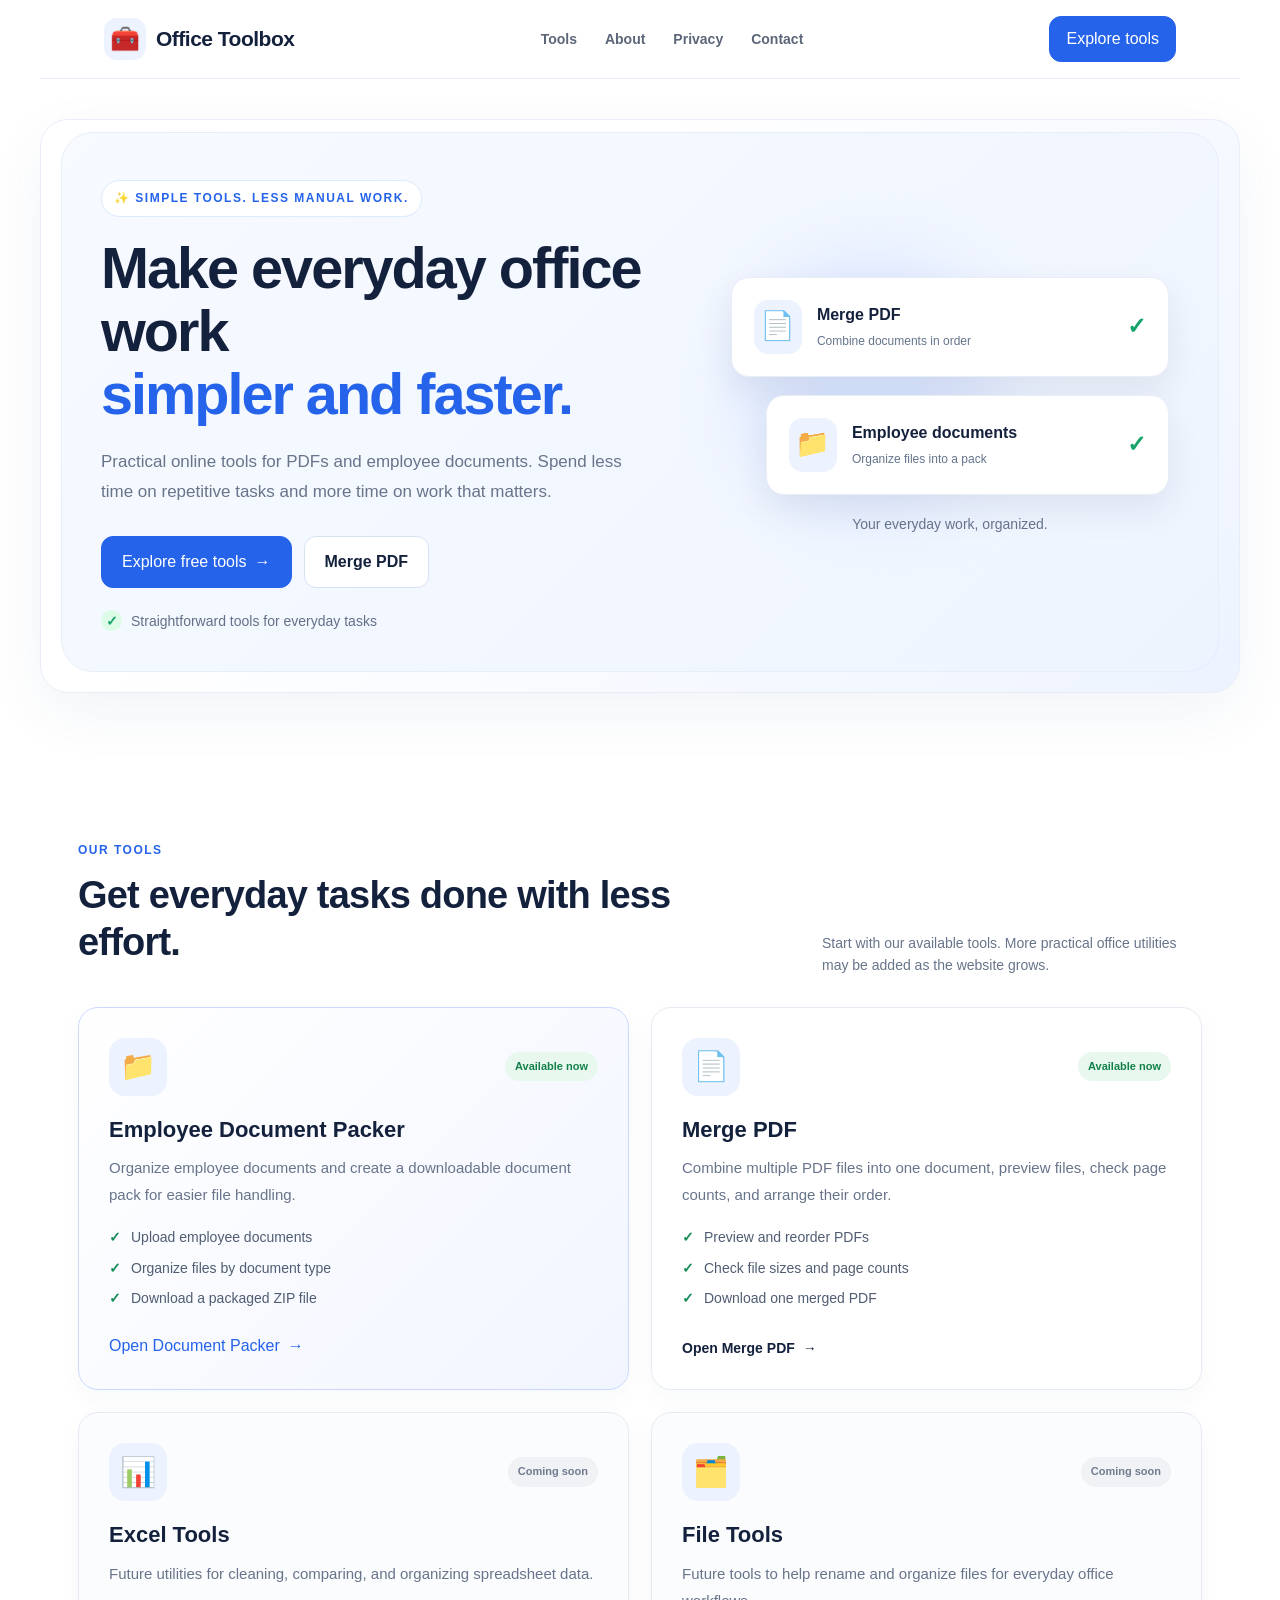
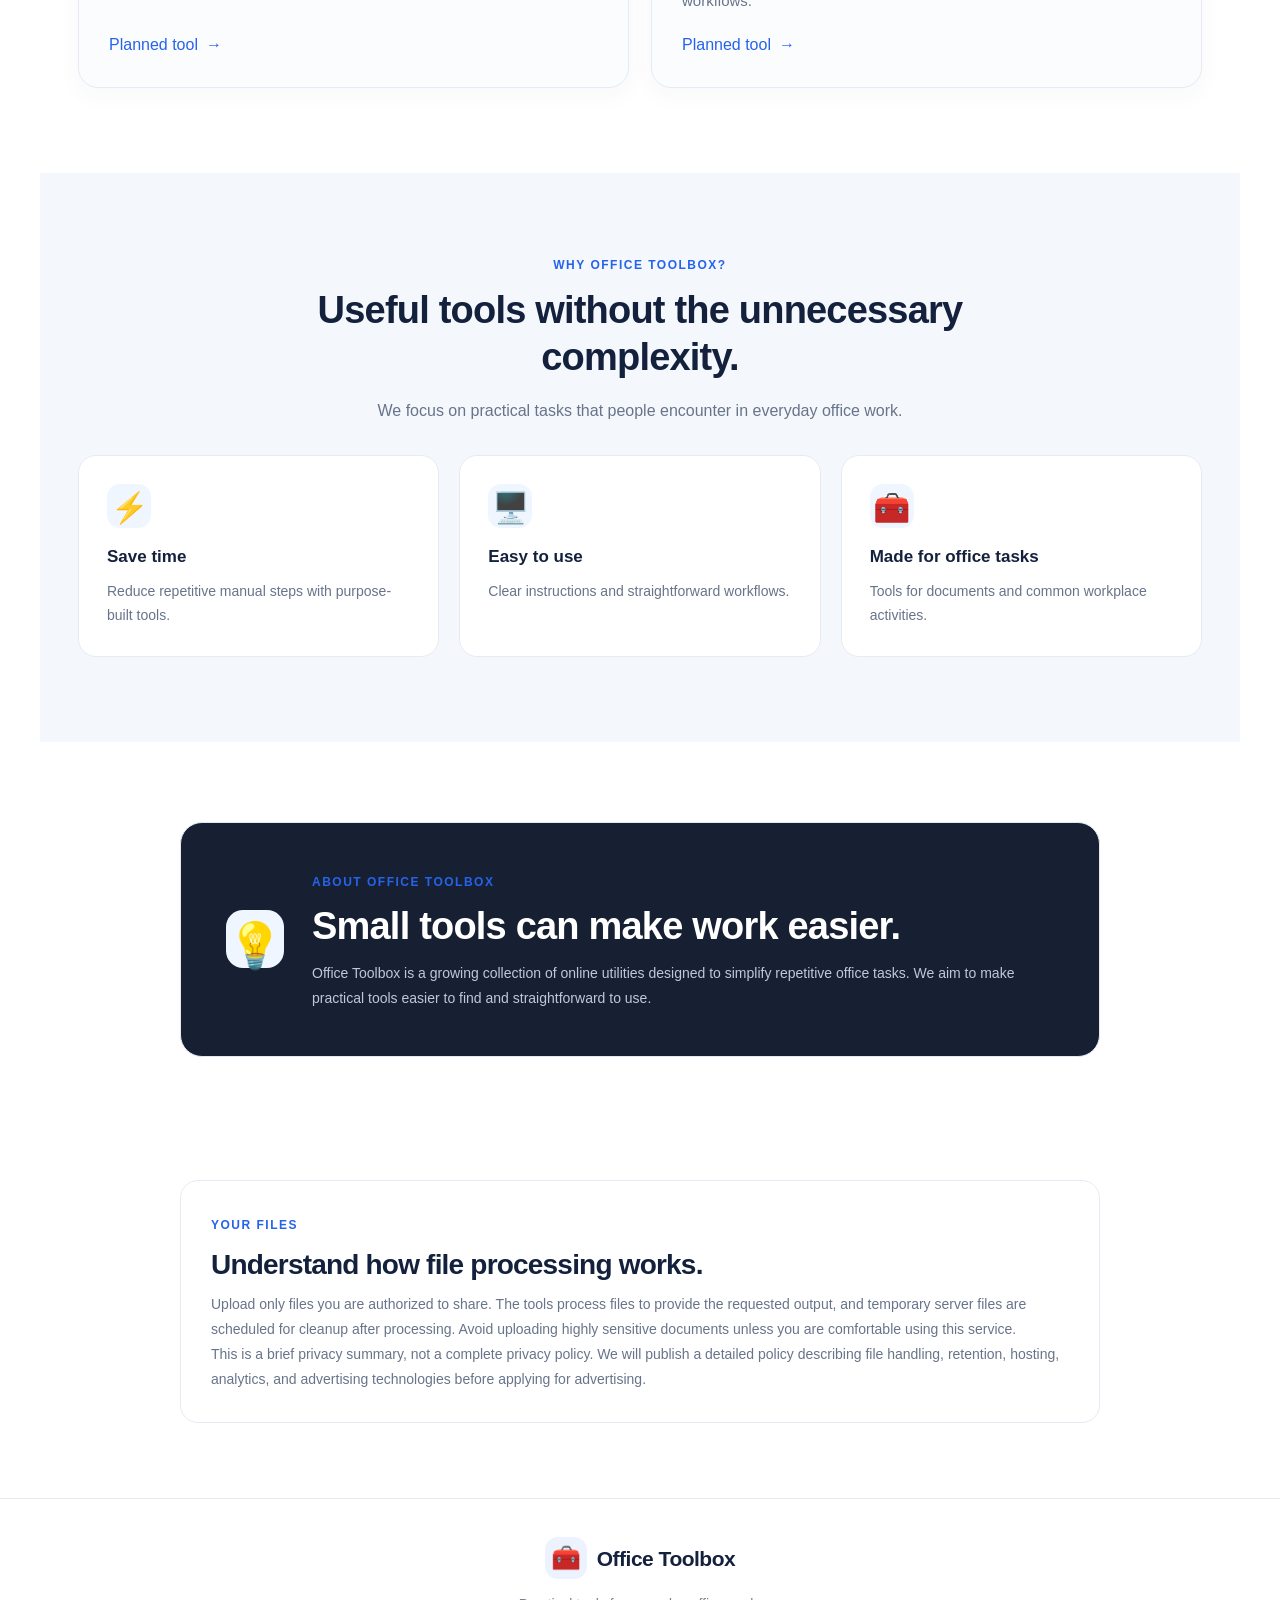
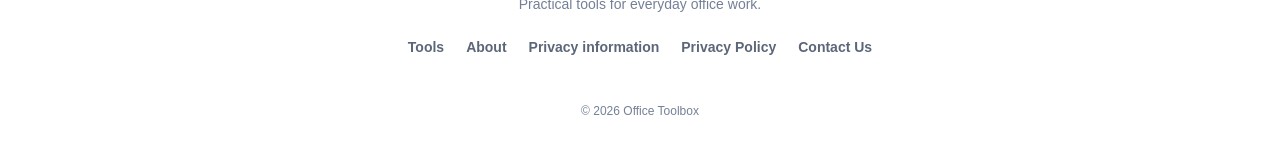
<file: frontend/index.html>
<!DOCTYPE html>
<html lang="en">
<head>
    <meta charset="UTF-8">
    <meta name="viewport" content="width=device-width, initial-scale=1.0">

    <title>Office Toolbox | Free PDF & Office Productivity Tools</title>
    <meta name="description" content="Use free online office tools to merge PDF files and organize employee documents. Simple, practical tools for everyday work.">
    <meta name="robots" content="index, follow">
    <link rel="canonical" href="https://mhariharan0328-art.github.io/office-toolbox/">

    <meta property="og:type" content="website">
    <meta property="og:title" content="Office Toolbox | Free Office Tools">
    <meta property="og:description" content="Merge PDFs and organize employee documents with free online office productivity tools.">
    <meta property="og:url" content="https://mhariharan0328-art.github.io/office-toolbox/">
    <meta name="twitter:card" content="summary">

    <script type="application/ld+json">
    {
        "@context": "https://schema.org",
        "@type": "WebSite",
        "name": "Office Toolbox",
        "url": "https://mhariharan0328-art.github.io/office-toolbox/",
        "description": "Free online PDF and office productivity tools."
    }
    </script>

    <link rel="stylesheet" href="./style.css">

    <style>
        * {
            box-sizing: border-box;
        }

        html {
            scroll-behavior: smooth;
            scroll-padding-top: 90px;
        }

        body {
            margin: 0;
            font-family: Inter, "Segoe UI", Arial, sans-serif;
            color: #172033;
            background: #f6f8fc;
            line-height: 1.6;
        }

        a {
            color: inherit;
            text-decoration: none;
        }

        button {
            font: inherit;
        }

        .ot-page {
            overflow: hidden;
        }

        .ot-navbar {
            position: sticky;
            top: 0;
            z-index: 100;
            display: flex;
            align-items: center;
            justify-content: space-between;
            gap: 24px;
            padding: 16px max(5%, calc((100% - 1200px) / 2));
            background: rgba(255, 255, 255, 0.96);
            border-bottom: 1px solid #e7ebf3;
            backdrop-filter: blur(12px);
        }

        .ot-brand {
            display: inline-flex;
            align-items: center;
            gap: 10px;
            font-size: 21px;
            font-weight: 800;
            white-space: nowrap;
        }

        .ot-brand-icon {
            display: grid;
            place-items: center;
            width: 42px;
            height: 42px;
            border-radius: 13px;
            background: #edf2ff;
            font-size: 24px;
        }

        .ot-nav {
            display: flex;
            align-items: center;
            gap: 28px;
        }

        .ot-nav a,
        .ot-footer-links a {
            color: #5c6679;
            font-size: 14px;
            font-weight: 600;
        }

        .ot-nav a:hover,
        .ot-footer-links a:hover {
            color: #2563eb;
        }

        .ot-button {
            display: inline-flex;
            align-items: center;
            justify-content: center;
            gap: 8px;
            min-height: 48px;
            padding: 12px 20px;
            border: 1px solid #2563eb;
            border-radius: 12px;
            background: #2563eb;
            color: white;
            font-weight: 700;
            cursor: pointer;
            transition: transform .2s, background .2s;
        }

        .ot-button:hover {
            background: #1d4ed8;
            transform: translateY(-2px);
        }

        .ot-button-small {
            min-height: 42px;
            padding: 9px 16px;
        }

        .ot-button-secondary {
            border-color: #d9e2f5;
            background: white;
            color: #244a99;
        }

        .ot-button-secondary:hover {
            background: #f0f5ff;
        }

        .ot-hero {
            display: grid;
            grid-template-columns: 1.1fr .9fr;
            align-items: center;
            gap: 60px;
            width: min(1200px, calc(100% - 48px));
            min-height: 500px;
            margin: 40px auto 65px;
            padding: 60px;
            border: 1px solid #e8edf8;
            border-radius: 28px;
            background: linear-gradient(135deg, #fff 35%, #edf3ff 100%);
            box-shadow: 0 20px 60px rgba(37, 68, 120, .06);
        }

        .ot-hero-copy {
            max-width: 650px;
        }

        .ot-eyebrow,
        .ot-section-label {
            display: inline-block;
            color: #2563eb;
            font-size: 12px;
            font-weight: 800;
            letter-spacing: 1.5px;
        }

        .ot-hero h1 {
            margin: 20px 0;
            font-size: clamp(38px, 4.5vw, 62px);
            line-height: 1.1;
            letter-spacing: -2px;
        }

        .ot-hero h1 span {
            display: block;
            color: #2563eb;
        }

        .ot-hero-description {
            max-width: 540px;
            margin: 0;
            color: #68748a;
            font-size: 17px;
            line-height: 1.8;
        }

        .ot-hero-actions {
            display: flex;
            flex-wrap: wrap;
            gap: 12px;
            margin-top: 28px;
        }

        .ot-hero-note {
            display: flex;
            align-items: center;
            gap: 9px;
            margin-top: 22px;
            color: #647087;
            font-size: 14px;
        }

        .ot-hero-note span {
            color: #16a36a;
            font-weight: 900;
        }

        .ot-hero-visual {
            position: relative;
            display: flex;
            flex-direction: column;
            justify-content: center;
            gap: 18px;
            min-height: 290px;
            padding: 35px 10px;
        }

        .ot-visual-glow {
            position: absolute;
            inset: 5%;
            z-index: 0;
            border-radius: 50%;
            background: #dce7ff;
            filter: blur(35px);
        }

        .ot-visual-card {
            position: relative;
            z-index: 1;
            display: flex;
            align-items: center;
            gap: 15px;
            padding: 22px;
            border: 1px solid #e8edf6;
            border-radius: 18px;
            background: white;
            box-shadow: 0 15px 35px rgba(31, 53, 91, .09);
        }

        .ot-visual-card-secondary {
            margin-left: 35px;
        }

        .ot-visual-file-icon {
            display: grid;
            place-items: center;
            width: 54px;
            height: 54px;
            flex-shrink: 0;
            border-radius: 14px;
            background: #edf2ff;
            font-size: 28px;
        }

        .ot-visual-card strong,
        .ot-visual-card div span {
            display: block;
        }

        .ot-visual-card strong {
            margin-bottom: 4px;
            font-size: 16px;
        }

        .ot-visual-card div span {
            color: #748096;
            font-size: 13px;
        }

        .ot-visual-check {
            margin-left: auto;
            color: #16a36a;
            font-size: 23px;
            font-weight: 800;
        }

        .ot-visual-caption {
            position: relative;
            z-index: 1;
            text-align: center;
            color: #65728b;
            font-size: 14px;
        }

        .ot-tools-section,
        .ot-benefits-section,
        .ot-about-section,
        .ot-privacy-section {
            width: min(1200px, calc(100% - 48px));
            margin: 0 auto;
            padding-bottom: 85px;
        }

        .ot-section-heading {
            display: flex;
            align-items: flex-end;
            justify-content: space-between;
            gap: 35px;
            margin-bottom: 30px;
        }

        .ot-section-heading h2,
        .ot-benefits-heading h2,
        .ot-about-card h2,
        .ot-privacy-section h2 {
            margin: 10px 0;
            font-size: clamp(28px, 3vw, 38px);
            line-height: 1.25;
            letter-spacing: -.8px;
        }

        .ot-section-heading > p {
            max-width: 380px;
            margin: 0;
            color: #68748a;
        }

        .ot-tools-grid {
            display: grid;
            grid-template-columns: repeat(2, minmax(0, 1fr));
            gap: 22px;
        }

        .ot-tool-card {
            display: flex;
            flex-direction: column;
            align-items: flex-start;
            padding: 30px;
            border: 1px solid #e6ebf3;
            border-radius: 20px;
            background: white;
            box-shadow: 0 8px 25px rgba(30, 50, 90, .035);
            transition: transform .2s, box-shadow .2s;
        }

        .ot-tool-card:hover {
            transform: translateY(-4px);
            box-shadow: 0 18px 40px rgba(30, 50, 90, .08);
        }

        .ot-tool-featured {
            border-color: #cbd9ff;
            background: linear-gradient(135deg, #fff, #f1f5ff);
        }

        .ot-tool-topline {
            display: flex;
            align-items: center;
            justify-content: space-between;
            gap: 12px;
            width: 100%;
            margin-bottom: 20px;
        }

        .ot-tool-icon {
            display: grid;
            place-items: center;
            width: 58px;
            height: 58px;
            border-radius: 16px;
            background: #edf2ff;
            font-size: 29px;
        }

        .ot-status {
            padding: 6px 10px;
            border-radius: 30px;
            font-size: 11px;
            font-weight: 800;
            white-space: nowrap;
        }

        .ot-status-live {
            background: #e8f8ef;
            color: #12804a;
        }

        .ot-status-soon {
            background: #f0f2f6;
            color: #707b8e;
        }

        .ot-tool-card h3 {
            margin: 0 0 10px;
            font-size: 22px;
            line-height: 1.3;
        }

        .ot-tool-card > p {
            margin: 0 0 18px;
            color: #68748a;
            font-size: 15px;
            line-height: 1.8;
        }

        .ot-tool-features {
            display: grid;
            gap: 8px;
            margin: 0 0 24px;
            padding: 0;
            list-style: none;
            color: #505d72;
            font-size: 14px;
        }

        .ot-tool-features li::before {
            content: "✓";
            margin-right: 10px;
            color: #168b58;
            font-weight: 900;
        }

        .ot-tool-link {
            display: inline-flex;
            align-items: center;
            gap: 8px;
            margin-top: auto;
            padding: 0;
            border: 0;
            background: transparent;
            color: #2563eb;
            font-weight: 800;
            cursor: pointer;
        }

        .ot-tool-link:hover {
            color: #1d4ed8;
        }

        .ot-tool-upcoming {
            background: #fbfcfe;
        }

        .ot-benefits-heading {
            max-width: 700px;
            margin: 0 auto 32px;
            text-align: center;
        }

        .ot-benefits-heading > p {
            color: #68748a;
        }

        .ot-benefits-grid {
            display: grid;
            grid-template-columns: repeat(3, minmax(0, 1fr));
            gap: 20px;
        }

        .ot-benefit {
            padding: 28px;
            border: 1px solid #e6ebf3;
            border-radius: 18px;
            background: white;
        }

        .ot-benefit-icon {
            font-size: 30px;
        }

        .ot-benefit h3 {
            margin: 15px 0 8px;
        }

        .ot-benefit p {
            margin: 0;
            color: #68748a;
            font-size: 14px;
        }

        .ot-about-card {
            display: flex;
            align-items: center;
            gap: 28px;
            padding: 45px;
            border-radius: 22px;
            background: #172033;
            color: white;
        }

        .ot-about-symbol {
            flex-shrink: 0;
            font-size: 45px;
        }

        .ot-about-card h2 {
            color: white;
        }

        .ot-about-card p {
            max-width: 750px;
            margin-bottom: 0;
            color: #c0c8d8;
            line-height: 1.8;
        }

        .ot-privacy-section {
            padding-bottom: 75px;
        }

        .ot-privacy-section > div {
            padding: 30px;
            border: 1px solid #e6ebf3;
            border-radius: 18px;
            background: white;
        }

        .ot-privacy-section h2 {
            font-size: 28px;
        }

        .ot-privacy-section p {
            color: #68748a;
            line-height: 1.8;
        }

        .ot-footer {
            display: flex;
            flex-direction: column;
            align-items: center;
            gap: 14px;
            padding: 38px 24px;
            border-top: 1px solid #e6ebf3;
            background: white;
            text-align: center;
        }

        .ot-footer > p {
            margin: 0;
            color: #748096;
            font-size: 14px;
        }

        .ot-footer-links {
            display: flex;
            flex-wrap: wrap;
            justify-content: center;
            gap: 22px;
            margin: 6px 0;
        }

        .ot-copyright {
            font-size: 12px !important;
        }

        @media (max-width: 800px) {
            .ot-navbar {
                flex-wrap: wrap;
                padding: 13px 22px;
            }

            .ot-nav {
                gap: 16px;
            }

            .ot-hero {
                grid-template-columns: 1fr;
                gap: 20px;
                width: calc(100% - 30px);
                min-height: auto;
                margin-top: 20px;
                padding: 35px 25px;
            }

            .ot-hero-visual {
                min-height: 230px;
                padding: 15px 0;
            }

            .ot-section-heading {
                flex-direction: column;
                align-items: flex-start;
                gap: 10px;
            }

            .ot-benefits-grid {
                grid-template-columns: 1fr;
            }
        }

        @media (max-width: 560px) {
            .ot-navbar {
                gap: 12px;
            }

            .ot-brand {
                font-size: 18px;
            }

            .ot-nav {
                order: 3;
                width: 100%;
                justify-content: center;
                padding-top: 8px;
                border-top: 1px solid #edf0f5;
            }

            .ot-button-small {
                min-height: 38px;
                padding: 8px 11px;
                font-size: 13px;
            }

            .ot-hero h1 {
                font-size: 39px;
                letter-spacing: -1.3px;
            }

            .ot-hero-description {
                font-size: 15px;
            }

            .ot-hero-actions {
                flex-direction: column;
                align-items: stretch;
            }

            .ot-tools-section,
            .ot-benefits-section,
            .ot-about-section,
            .ot-privacy-section {
                width: calc(100% - 30px);
                padding-bottom: 55px;
            }

            .ot-tools-grid {
                grid-template-columns: 1fr;
            }

            .ot-tool-card {
                padding: 24px;
            }

            .ot-section-heading h2,
            .ot-benefits-heading h2,
            .ot-about-card h2 {
                font-size: 29px;
            }

            .ot-about-card {
                flex-direction: column;
                align-items: flex-start;
                padding: 28px;
            }

            .ot-privacy-section > div {
                padding: 24px;
            }
        }
    </style>
</head>

<body>
<div class="ot-page">

    <header class="ot-navbar">
        <a class="ot-brand" href="./index.html" aria-label="Office Toolbox home">
            <span class="ot-brand-icon">🧰</span>
            <span>Office Toolbox</span>
        </a>

        <nav class="ot-nav" aria-label="Main navigation">
            <a href="#tools">Tools</a>
            <a href="#about">About</a>
            <a href="#privacy">Privacy</a>
            <a href="./contact.html">Contact</a>
        </nav>

        <button class="ot-button ot-button-small" onclick="scrollToTools()">
            Explore tools
        </button>
    </header>

    <main>
        <section class="ot-hero">
            <div class="ot-hero-copy">
                <span class="ot-eyebrow">✨ SIMPLE TOOLS. LESS MANUAL WORK.</span>

                <h1>
                    Make everyday office work
                    <span>simpler and faster.</span>
                </h1>

                <p class="ot-hero-description">
                    Practical online tools for PDFs and employee documents.
                    Spend less time on repetitive tasks and more time on work
                    that matters.
                </p>

                <div class="ot-hero-actions">
                    <button class="ot-button" onclick="scrollToTools()">
                        Explore free tools <span aria-hidden="true">→</span>
                    </button>

                    <a class="ot-button ot-button-secondary" href="./merge-pdf.html">
                        Merge PDF
                    </a>
                </div>

                <div class="ot-hero-note">
                    <span aria-hidden="true">✓</span>
                    Straightforward tools for everyday tasks
                </div>
            </div>

            <div class="ot-hero-visual" aria-hidden="true">
                <div class="ot-visual-glow"></div>

                <div class="ot-visual-card ot-visual-card-main">
                    <div class="ot-visual-file-icon">📄</div>
                    <div>
                        <strong>Merge PDF</strong>
                        <span>Combine documents in order</span>
                    </div>
                    <span class="ot-visual-check">✓</span>
                </div>

                <div class="ot-visual-card ot-visual-card-secondary">
                    <div class="ot-visual-file-icon">📁</div>
                    <div>
                        <strong>Employee documents</strong>
                        <span>Organize files into a pack</span>
                    </div>
                    <span class="ot-visual-check">✓</span>
                </div>

                <div class="ot-visual-caption">
                    Your everyday work, organized.
                </div>
            </div>
        </section>

        <section class="ot-tools-section" id="tools">
            <div class="ot-section-heading">
                <div>
                    <span class="ot-section-label">OUR TOOLS</span>
                    <h2>Get everyday tasks done with less effort.</h2>
                </div>

                <p>
                    Start with our available tools. More practical office
                    utilities may be added as the website grows.
                </p>
            </div>

            <div class="ot-tools-grid">

                <article class="ot-tool-card ot-tool-featured">
                    <div class="ot-tool-topline">
                        <span class="ot-tool-icon">📁</span>
                        <span class="ot-status ot-status-live">Available now</span>
                    </div>

                    <h3>Employee Document Packer</h3>

                    <p>
                        Organize employee documents and create a downloadable
                        document pack for easier file handling.
                    </p>

                    <ul class="ot-tool-features">
                        <li>Upload employee documents</li>
                        <li>Organize files by document type</li>
                        <li>Download a packaged ZIP file</li>
                    </ul>

                    <button class="ot-tool-link" onclick="openDocumentPacker()">
                        Open Document Packer <span aria-hidden="true">→</span>
                    </button>
                </article>

                <article class="ot-tool-card">
                    <div class="ot-tool-topline">
                        <span class="ot-tool-icon">📄</span>
                        <span class="ot-status ot-status-live">Available now</span>
                    </div>

                    <h3>Merge PDF</h3>

                    <p>
                        Combine multiple PDF files into one document, preview
                        files, check page counts, and arrange their order.
                    </p>

                    <ul class="ot-tool-features">
                        <li>Preview and reorder PDFs</li>
                        <li>Check file sizes and page counts</li>
                        <li>Download one merged PDF</li>
                    </ul>

                    <a class="ot-tool-link" href="./merge-pdf.html">
                        Open Merge PDF <span aria-hidden="true">→</span>
                    </a>
                </article>

                <article class="ot-tool-card ot-tool-upcoming">
                    <div class="ot-tool-topline">
                        <span class="ot-tool-icon">📊</span>
                        <span class="ot-status ot-status-soon">Coming soon</span>
                    </div>

                    <h3>Excel Tools</h3>

                    <p>
                        Future utilities for cleaning, comparing, and
                        organizing spreadsheet data.
                    </p>

                    <button class="ot-tool-link" onclick="showComingSoon()">
                        Planned tool <span aria-hidden="true">→</span>
                    </button>
                </article>

                <article class="ot-tool-card ot-tool-upcoming">
                    <div class="ot-tool-topline">
                        <span class="ot-tool-icon">🗂️</span>
                        <span class="ot-status ot-status-soon">Coming soon</span>
                    </div>

                    <h3>File Tools</h3>

                    <p>
                        Future tools to help rename and organize files for
                        everyday office workflows.
                    </p>

                    <button class="ot-tool-link" onclick="showComingSoon()">
                        Planned tool <span aria-hidden="true">→</span>
                    </button>
                </article>

            </div>
        </section>

        <section class="ot-benefits-section">
            <div class="ot-benefits-heading">
                <span class="ot-section-label">WHY OFFICE TOOLBOX?</span>
                <h2>Useful tools without the unnecessary complexity.</h2>
                <p>
                    We focus on practical tasks that people encounter in
                    everyday office work.
                </p>
            </div>

            <div class="ot-benefits-grid">
                <article class="ot-benefit">
                    <span class="ot-benefit-icon">⚡</span>
                    <h3>Save time</h3>
                    <p>Reduce repetitive manual steps with purpose-built tools.</p>
                </article>

                <article class="ot-benefit">
                    <span class="ot-benefit-icon">🖥️</span>
                    <h3>Easy to use</h3>
                    <p>Clear instructions and straightforward workflows.</p>
                </article>

                <article class="ot-benefit">
                    <span class="ot-benefit-icon">🧰</span>
                    <h3>Made for office tasks</h3>
                    <p>Tools for documents and common workplace activities.</p>
                </article>
            </div>
        </section>

        <section class="ot-about-section" id="about">
            <div class="ot-about-card">
                <div class="ot-about-symbol" aria-hidden="true">💡</div>
                <div>
                    <span class="ot-section-label">ABOUT OFFICE TOOLBOX</span>
                    <h2>Small tools can make work easier.</h2>
                    <p>
                        Office Toolbox is a growing collection of online
                        utilities designed to simplify repetitive office
                        tasks. We aim to make practical tools easier to find
                        and straightforward to use.
                    </p>
                </div>
            </div>
        </section>

        <section class="ot-privacy-section" id="privacy">
            <div>
                <span class="ot-section-label">YOUR FILES</span>
                <h2>Understand how file processing works.</h2>
                <p>
                    Upload only files you are authorized to share. The tools
                    process files to provide the requested output, and
                    temporary server files are scheduled for cleanup after
                    processing. Avoid uploading highly sensitive documents
                    unless you are comfortable using this service.
                </p>
                <p>
                    This is a brief privacy summary, not a complete privacy
                    policy. We will publish a detailed policy describing file
                    handling, retention, hosting, analytics, and advertising
                    technologies before applying for advertising.
                </p>
            </div>
        </section>
    </main>

    <footer class="ot-footer">
        <a class="ot-brand" href="./index.html">
            <span class="ot-brand-icon">🧰</span>
            <span>Office Toolbox</span>
        </a>

        <p>Practical tools for everyday office work.</p>

        <div class="ot-footer-links">
            <a href="#tools">Tools</a>
            <a href="#about">About</a>
            <a href="#privacy">Privacy information</a>
            <a href="./privacy.html">Privacy Policy</a>
            <a href="./contact.html">Contact Us</a>
        </div>

        <p class="ot-copyright">© 2026 Office Toolbox</p>
    </footer>

</div>

<script src="./script.js"></script>
</body>
</html>
</file>
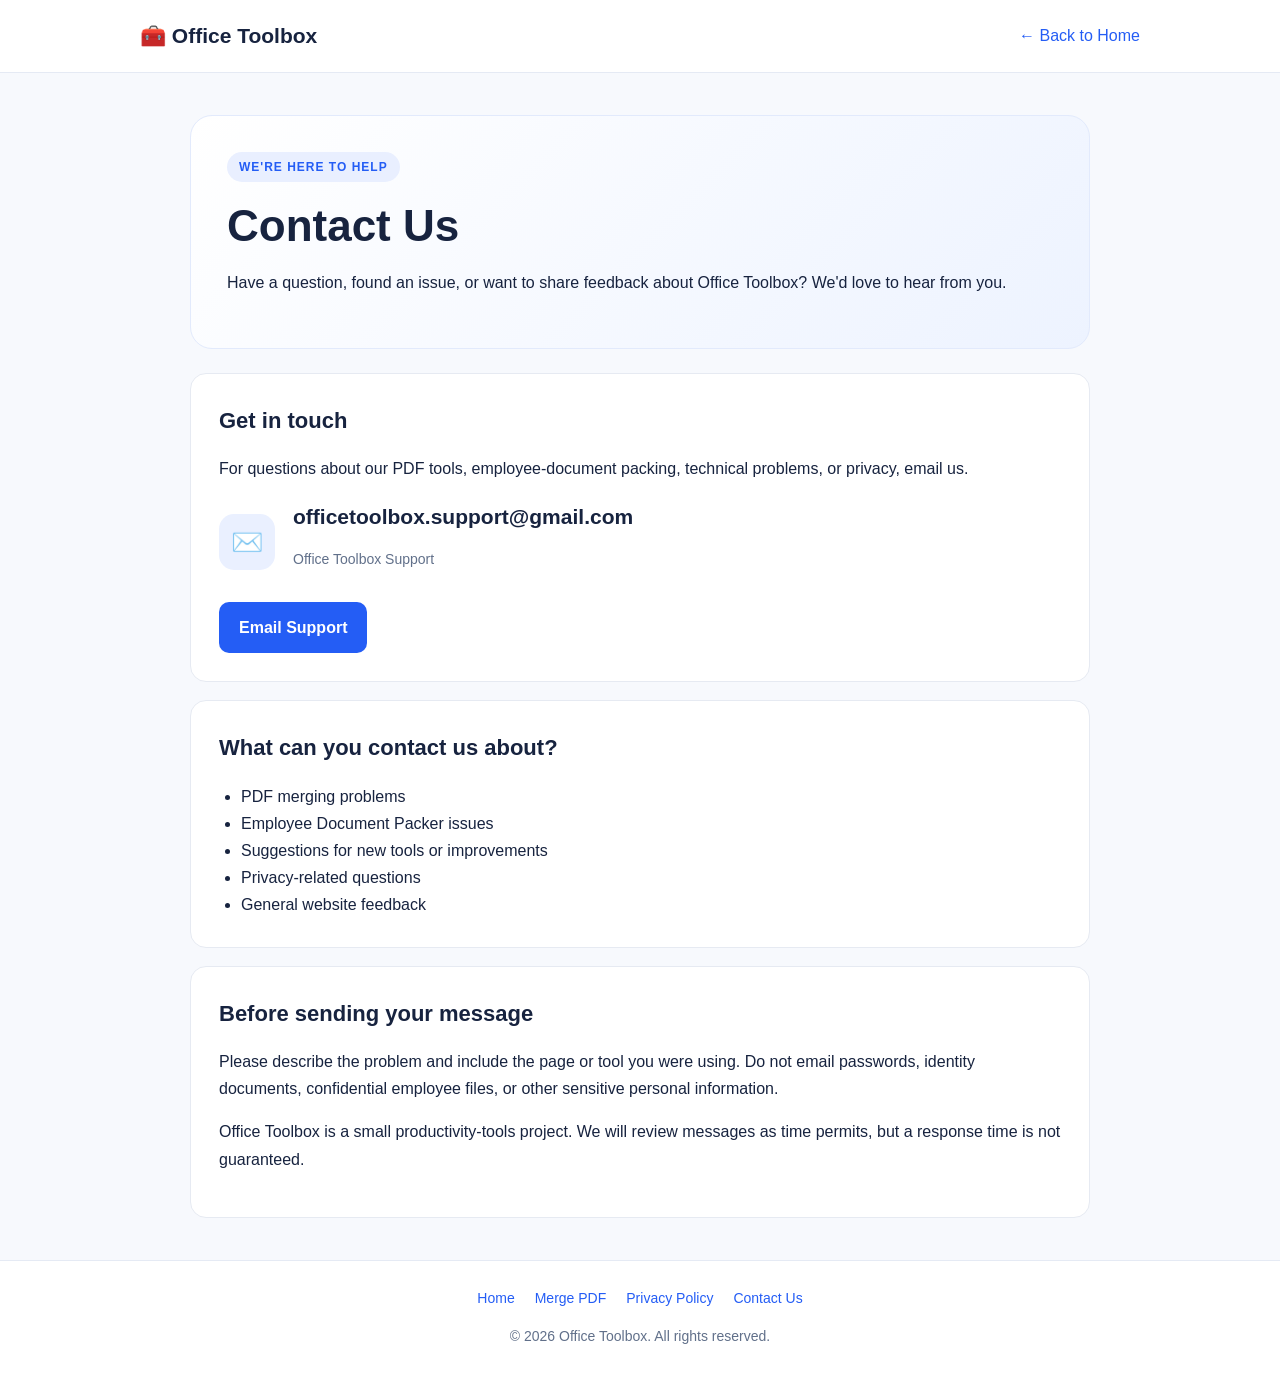
<file: frontend/contact.html>
<!DOCTYPE html>
<html lang="en">
<head>
    <meta charset="UTF-8">
    <meta name="viewport" content="width=device-width, initial-scale=1.0">

    <title>Contact Us | Office Toolbox</title>
    <meta name="description"
          content="Contact Office Toolbox for help, feedback, or questions about our free PDF and employee-document tools.">

    <link rel="canonical"
          href="https://mhariharan0328-art.github.io/office-toolbox/contact.html">

    <meta name="robots" content="index, follow">

    <style>
        * {
            box-sizing: border-box;
        }

        body {
            margin: 0;
            font-family: Arial, Helvetica, sans-serif;
            color: #17233f;
            background: #f7f9fd;
            line-height: 1.7;
        }

        a {
            color: #245df5;
            text-decoration: none;
        }

        a:hover {
            text-decoration: underline;
        }

        .navbar {
            background: #fff;
            border-bottom: 1px solid #e5eaf4;
            padding: 18px 24px;
        }

        .nav-inner {
            max-width: 1000px;
            margin: auto;
            display: flex;
            align-items: center;
            justify-content: space-between;
            gap: 16px;
        }

        .brand {
            color: #17233f;
            font-size: 21px;
            font-weight: 800;
        }

        .container {
            width: min(900px, calc(100% - 32px));
            margin: 42px auto;
        }

        .hero {
            padding: 36px;
            border: 1px solid #e2eafc;
            border-radius: 22px;
            background: linear-gradient(135deg, #fff, #edf3ff);
            margin-bottom: 24px;
        }

        .label {
            display: inline-block;
            color: #245df5;
            background: #e9efff;
            padding: 5px 12px;
            border-radius: 30px;
            font-size: 12px;
            font-weight: 800;
            letter-spacing: 1px;
        }

        h1 {
            font-size: clamp(30px, 5vw, 44px);
            line-height: 1.2;
            margin: 18px 0 12px;
        }

        h2 {
            font-size: 22px;
            margin: 0 0 12px;
        }

        .card {
            background: #fff;
            border: 1px solid #e6eaf2;
            border-radius: 16px;
            padding: 28px;
            margin-bottom: 18px;
        }

        .email-card {
            display: flex;
            align-items: center;
            gap: 18px;
        }

        .email-icon {
            width: 56px;
            height: 56px;
            flex-shrink: 0;
            display: grid;
            place-items: center;
            background: #eaf0ff;
            border-radius: 15px;
            font-size: 26px;
        }

        .email-address {
            font-size: clamp(16px, 3vw, 21px);
            font-weight: 700;
            overflow-wrap: anywhere;
        }

        .button {
            display: inline-block;
            margin-top: 16px;
            padding: 12px 20px;
            border-radius: 10px;
            background: #245df5;
            color: #fff;
            font-weight: 700;
        }

        .button:hover {
            background: #1748d4;
            color: #fff;
            text-decoration: none;
        }

        .topics {
            padding-left: 22px;
            margin-bottom: 0;
        }

        .note {
            color: #61708a;
            font-size: 14px;
        }

        footer {
            background: #fff;
            border-top: 1px solid #e5eaf4;
            padding: 26px 20px;
            text-align: center;
            color: #61708a;
            font-size: 14px;
        }

        .footer-links {
            display: flex;
            justify-content: center;
            flex-wrap: wrap;
            gap: 20px;
            margin-bottom: 10px;
        }

        @media (max-width: 600px) {
            .navbar {
                padding: 15px 16px;
            }

            .brand {
                font-size: 18px;
            }

            .container {
                margin: 24px auto;
            }

            .hero {
                padding: 24px;
            }

            .card {
                padding: 21px;
            }

            .email-card {
                align-items: flex-start;
            }
        }
    </style>
</head>

<body>

    <header class="navbar">
        <div class="nav-inner">
            <a class="brand" href="./index.html">🧰 Office Toolbox</a>
            <a href="./index.html">← Back to Home</a>
        </div>
    </header>

    <main class="container">

        <section class="hero">
            <span class="label">WE'RE HERE TO HELP</span>
            <h1>Contact Us</h1>
            <p>
                Have a question, found an issue, or want to share
                feedback about Office Toolbox? We'd love to hear from you.
            </p>
        </section>

        <section class="card">
            <h2>Get in touch</h2>
            <p>
                For questions about our PDF tools, employee-document
                packing, technical problems, or privacy, email us.
            </p>

            <div class="email-card">
                <div class="email-icon" aria-hidden="true">✉️</div>
                <div>
                    <div class="email-address">
                        officetoolbox.support@gmail.com
                    </div>
                    <p class="note">
                        Office Toolbox Support
                    </p>
                </div>
            </div>

            <a class="button"
               href="mailto:officetoolbox.support@gmail.com?subject=Office%20Toolbox%20Support">
                Email Support
            </a>
        </section>

        <section class="card">
            <h2>What can you contact us about?</h2>
            <ul class="topics">
                <li>PDF merging problems</li>
                <li>Employee Document Packer issues</li>
                <li>Suggestions for new tools or improvements</li>
                <li>Privacy-related questions</li>
                <li>General website feedback</li>
            </ul>
        </section>

        <section class="card">
            <h2>Before sending your message</h2>
            <p>
                Please describe the problem and include the page or
                tool you were using. Do not email passwords, identity
                documents, confidential employee files, or other
                sensitive personal information.
            </p>
            <p>
                Office Toolbox is a small productivity-tools project.
                We will review messages as time permits, but a response
                time is not guaranteed.
            </p>
        </section>

    </main>

    <footer>
        <div class="footer-links">
            <a href="./index.html">Home</a>
            <a href="./merge-pdf.html">Merge PDF</a>
            <a href="./privacy.html">Privacy Policy</a>
            <a href="./contact.html">Contact Us</a>
        </div>
        <p>© 2026 Office Toolbox. All rights reserved.</p>
    </footer>

</body>
</html>
</file>
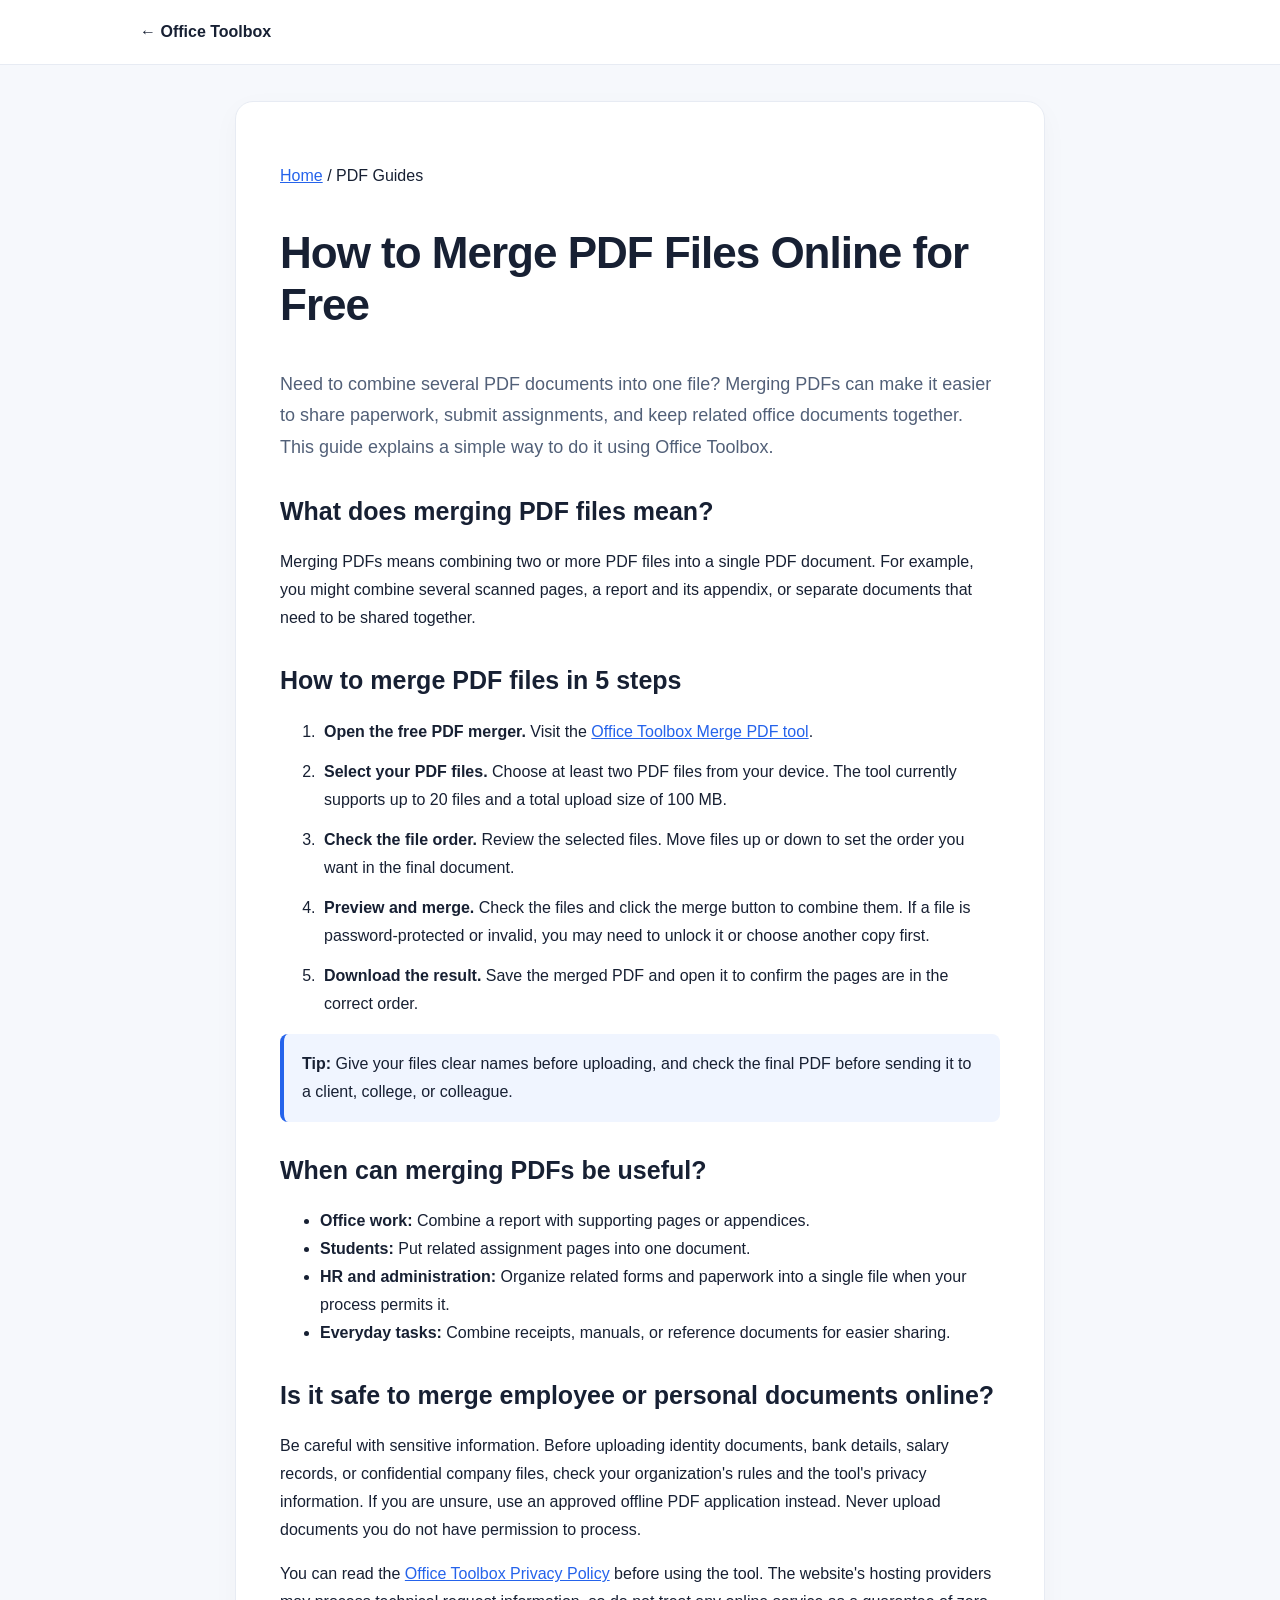
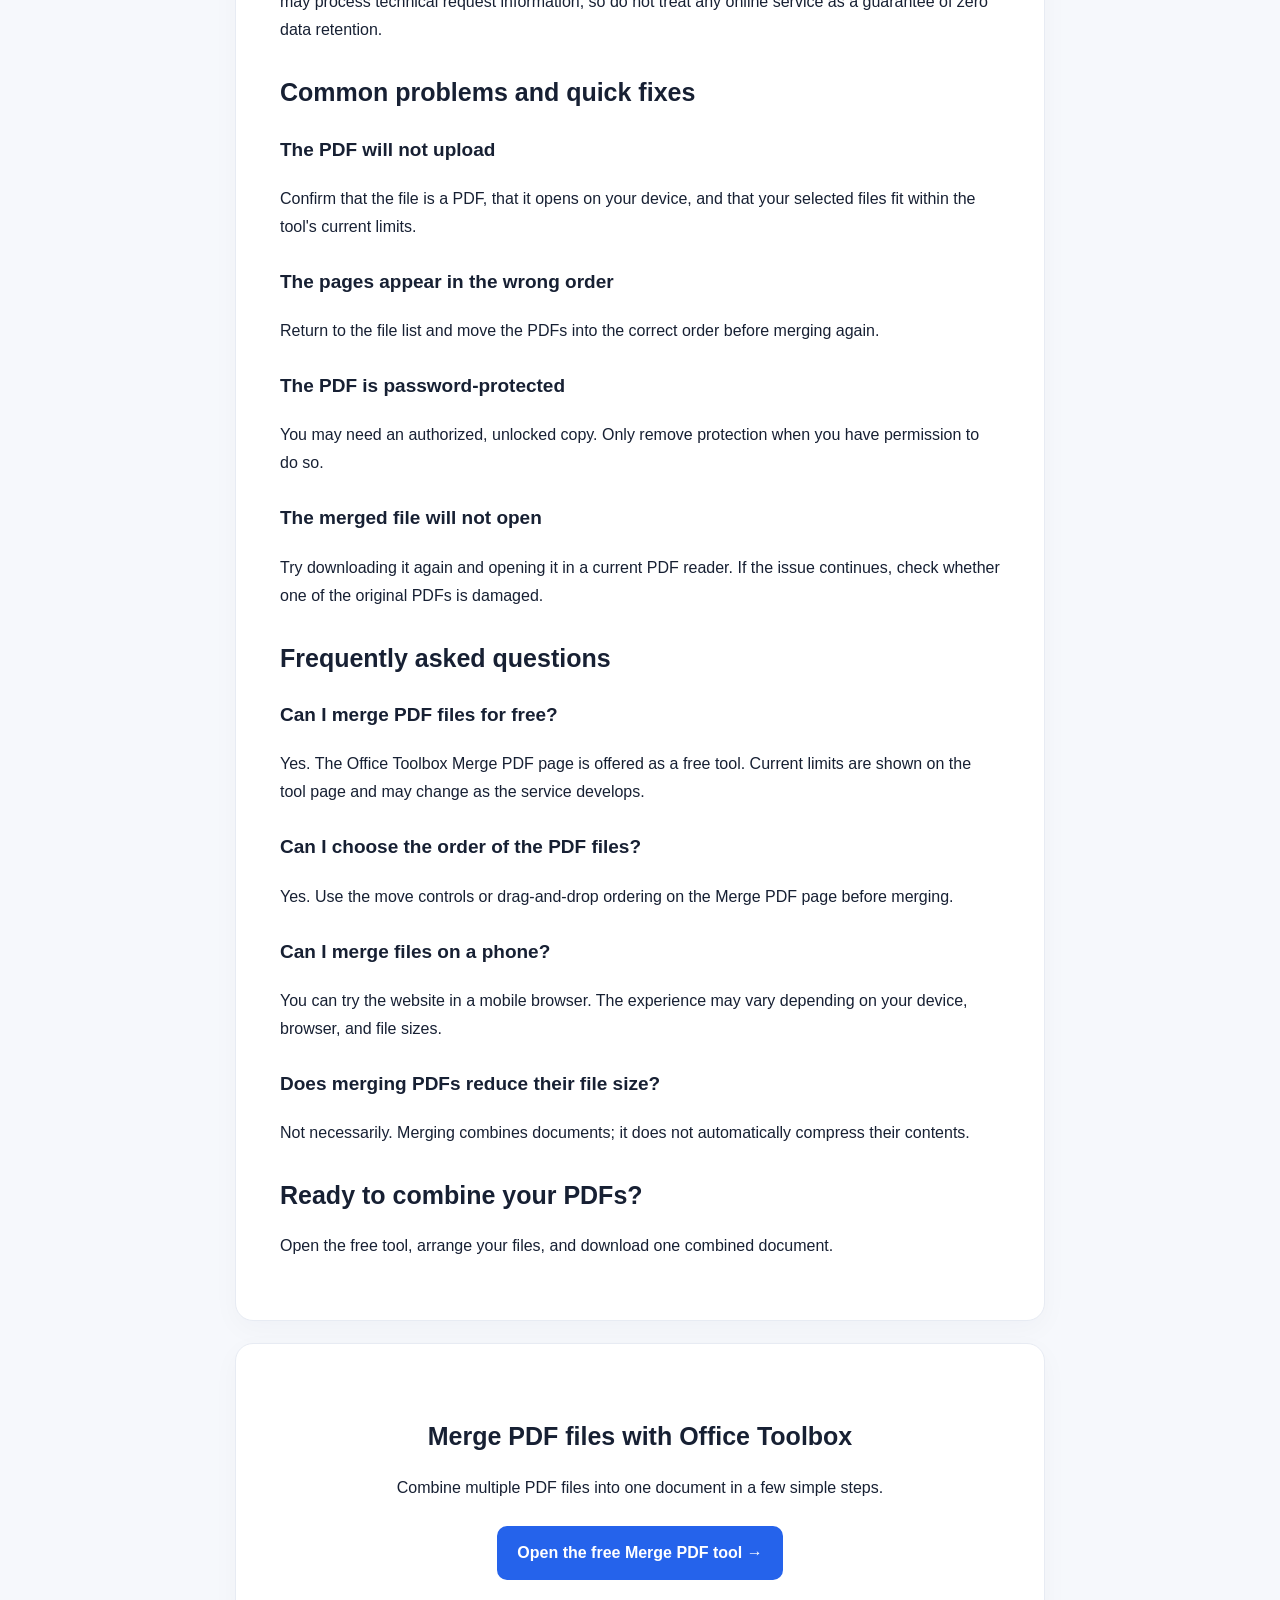
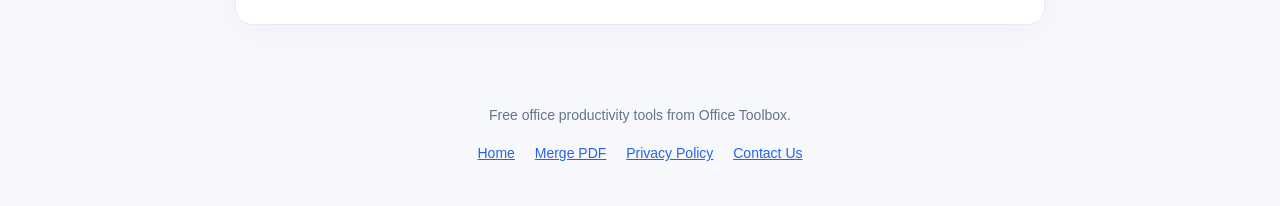
<file: frontend/how-to-merge-pdf-files.html>
<!DOCTYPE html>
<html lang="en">
<head>
    <meta charset="UTF-8">
    <meta name="viewport" content="width=device-width, initial-scale=1.0">
    <title>How to Merge PDF Files Online for Free | Office Toolbox</title>
    <meta name="description" content="Learn how to combine multiple PDF files into one PDF for free. Follow this simple step-by-step guide using Office Toolbox's online PDF merger.">
    <meta name="robots" content="index, follow">
    <link rel="canonical" href="https://mhariharan0328-art.github.io/office-toolbox/how-to-merge-pdf-files.html">
    <meta property="og:type" content="article">
    <meta property="og:title" content="How to Merge PDF Files Online for Free">
    <meta property="og:description" content="A simple guide to combining PDF files into one document for free.">
    <meta property="og:url" content="https://mhariharan0328-art.github.io/office-toolbox/how-to-merge-pdf-files.html">
    <style>
        * { box-sizing: border-box; }
        body { margin: 0; font-family: Inter, "Segoe UI", Arial, sans-serif; color: #172033; background: #f6f8fc; line-height: 1.75; }
        a { color: #2563eb; }
        header { padding: 18px max(5%, calc((100% - 1000px) / 2)); background: #fff; border-bottom: 1px solid #e7ebf3; }
        header a { color: #172033; text-decoration: none; font-weight: 800; }
        main { max-width: 850px; margin: 36px auto; padding: 0 20px; }
        article, .cta { background: #fff; border: 1px solid #e7ebf3; border-radius: 18px; padding: clamp(22px, 5vw, 44px); box-shadow: 0 8px 28px #17203308; }
        h1 { line-height: 1.2; font-size: clamp(30px, 5vw, 44px); letter-spacing: -1px; }
        h2 { margin-top: 32px; line-height: 1.3; font-size: 25px; }
        h3 { margin-top: 24px; font-size: 19px; }
        .intro { color: #526078; font-size: 18px; }
        .note { padding: 16px 18px; background: #f0f5ff; border-left: 4px solid #2563eb; border-radius: 8px; }
        .steps li { margin: 12px 0; padding-left: 4px; }
        .cta { margin-top: 22px; text-align: center; }
        .button { display: inline-block; margin-top: 8px; padding: 13px 20px; border-radius: 10px; background: #2563eb; color: #fff; text-decoration: none; font-weight: 700; }
        footer { text-align: center; padding: 28px 16px 40px; color: #64748b; font-size: 14px; }
        footer a { margin: 0 8px; }
        @media (max-width: 520px) { main { margin: 18px auto; padding: 0 12px; } article, .cta { border-radius: 12px; padding: 22px; } }
    </style>
    <script type="application/ld+json">
    {
      "@context": "https://schema.org",
      "@type": "Article",
      "headline": "How to Merge PDF Files Online for Free",
      "description": "A step-by-step guide to combining multiple PDF files into one PDF.",
      "mainEntityOfPage": "https://mhariharan0328-art.github.io/office-toolbox/how-to-merge-pdf-files.html",
      "publisher": { "@type": "Organization", "name": "Office Toolbox" }
    }
    </script>
</head>
<body>
    <header><a href="./index.html">← Office Toolbox</a></header>
    <main>
        <article>
            <p><a href="./index.html">Home</a> / PDF Guides</p>
            <h1>How to Merge PDF Files Online for Free</h1>
            <p class="intro">Need to combine several PDF documents into one file? Merging PDFs can make it easier to share paperwork, submit assignments, and keep related office documents together. This guide explains a simple way to do it using Office Toolbox.</p>

            <h2>What does merging PDF files mean?</h2>
            <p>Merging PDFs means combining two or more PDF files into a single PDF document. For example, you might combine several scanned pages, a report and its appendix, or separate documents that need to be shared together.</p>

            <h2>How to merge PDF files in 5 steps</h2>
            <ol class="steps">
                <li><strong>Open the free PDF merger.</strong> Visit the <a href="./merge-pdf.html">Office Toolbox Merge PDF tool</a>.</li>
                <li><strong>Select your PDF files.</strong> Choose at least two PDF files from your device. The tool currently supports up to 20 files and a total upload size of 100 MB.</li>
                <li><strong>Check the file order.</strong> Review the selected files. Move files up or down to set the order you want in the final document.</li>
                <li><strong>Preview and merge.</strong> Check the files and click the merge button to combine them. If a file is password-protected or invalid, you may need to unlock it or choose another copy first.</li>
                <li><strong>Download the result.</strong> Save the merged PDF and open it to confirm the pages are in the correct order.</li>
            </ol>

            <div class="note"><strong>Tip:</strong> Give your files clear names before uploading, and check the final PDF before sending it to a client, college, or colleague.</div>

            <h2>When can merging PDFs be useful?</h2>
            <ul>
                <li><strong>Office work:</strong> Combine a report with supporting pages or appendices.</li>
                <li><strong>Students:</strong> Put related assignment pages into one document.</li>
                <li><strong>HR and administration:</strong> Organize related forms and paperwork into a single file when your process permits it.</li>
                <li><strong>Everyday tasks:</strong> Combine receipts, manuals, or reference documents for easier sharing.</li>
            </ul>

            <h2>Is it safe to merge employee or personal documents online?</h2>
            <p>Be careful with sensitive information. Before uploading identity documents, bank details, salary records, or confidential company files, check your organization's rules and the tool's privacy information. If you are unsure, use an approved offline PDF application instead. Never upload documents you do not have permission to process.</p>
            <p>You can read the <a href="./privacy.html">Office Toolbox Privacy Policy</a> before using the tool. The website's hosting providers may process technical request information, so do not treat any online service as a guarantee of zero data retention.</p>

            <h2>Common problems and quick fixes</h2>
            <h3>The PDF will not upload</h3>
            <p>Confirm that the file is a PDF, that it opens on your device, and that your selected files fit within the tool's current limits.</p>
            <h3>The pages appear in the wrong order</h3>
            <p>Return to the file list and move the PDFs into the correct order before merging again.</p>
            <h3>The PDF is password-protected</h3>
            <p>You may need an authorized, unlocked copy. Only remove protection when you have permission to do so.</p>
            <h3>The merged file will not open</h3>
            <p>Try downloading it again and opening it in a current PDF reader. If the issue continues, check whether one of the original PDFs is damaged.</p>

            <h2>Frequently asked questions</h2>
            <h3>Can I merge PDF files for free?</h3>
            <p>Yes. The Office Toolbox Merge PDF page is offered as a free tool. Current limits are shown on the tool page and may change as the service develops.</p>
            <h3>Can I choose the order of the PDF files?</h3>
            <p>Yes. Use the move controls or drag-and-drop ordering on the Merge PDF page before merging.</p>
            <h3>Can I merge files on a phone?</h3>
            <p>You can try the website in a mobile browser. The experience may vary depending on your device, browser, and file sizes.</p>
            <h3>Does merging PDFs reduce their file size?</h3>
            <p>Not necessarily. Merging combines documents; it does not automatically compress their contents.</p>

            <h2>Ready to combine your PDFs?</h2>
            <p>Open the free tool, arrange your files, and download one combined document.</p>
        </article>
        <section class="cta">
            <h2>Merge PDF files with Office Toolbox</h2>
            <p>Combine multiple PDF files into one document in a few simple steps.</p>
            <a class="button" href="./merge-pdf.html">Open the free Merge PDF tool →</a>
        </section>
    </main>
    <footer>
        <p>Free office productivity tools from Office Toolbox.</p>
        <a href="./index.html">Home</a>
        <a href="./merge-pdf.html">Merge PDF</a>
        <a href="./privacy.html">Privacy Policy</a>
        <a href="./contact.html">Contact Us</a>
    </footer>
</body>
</html>
</file>
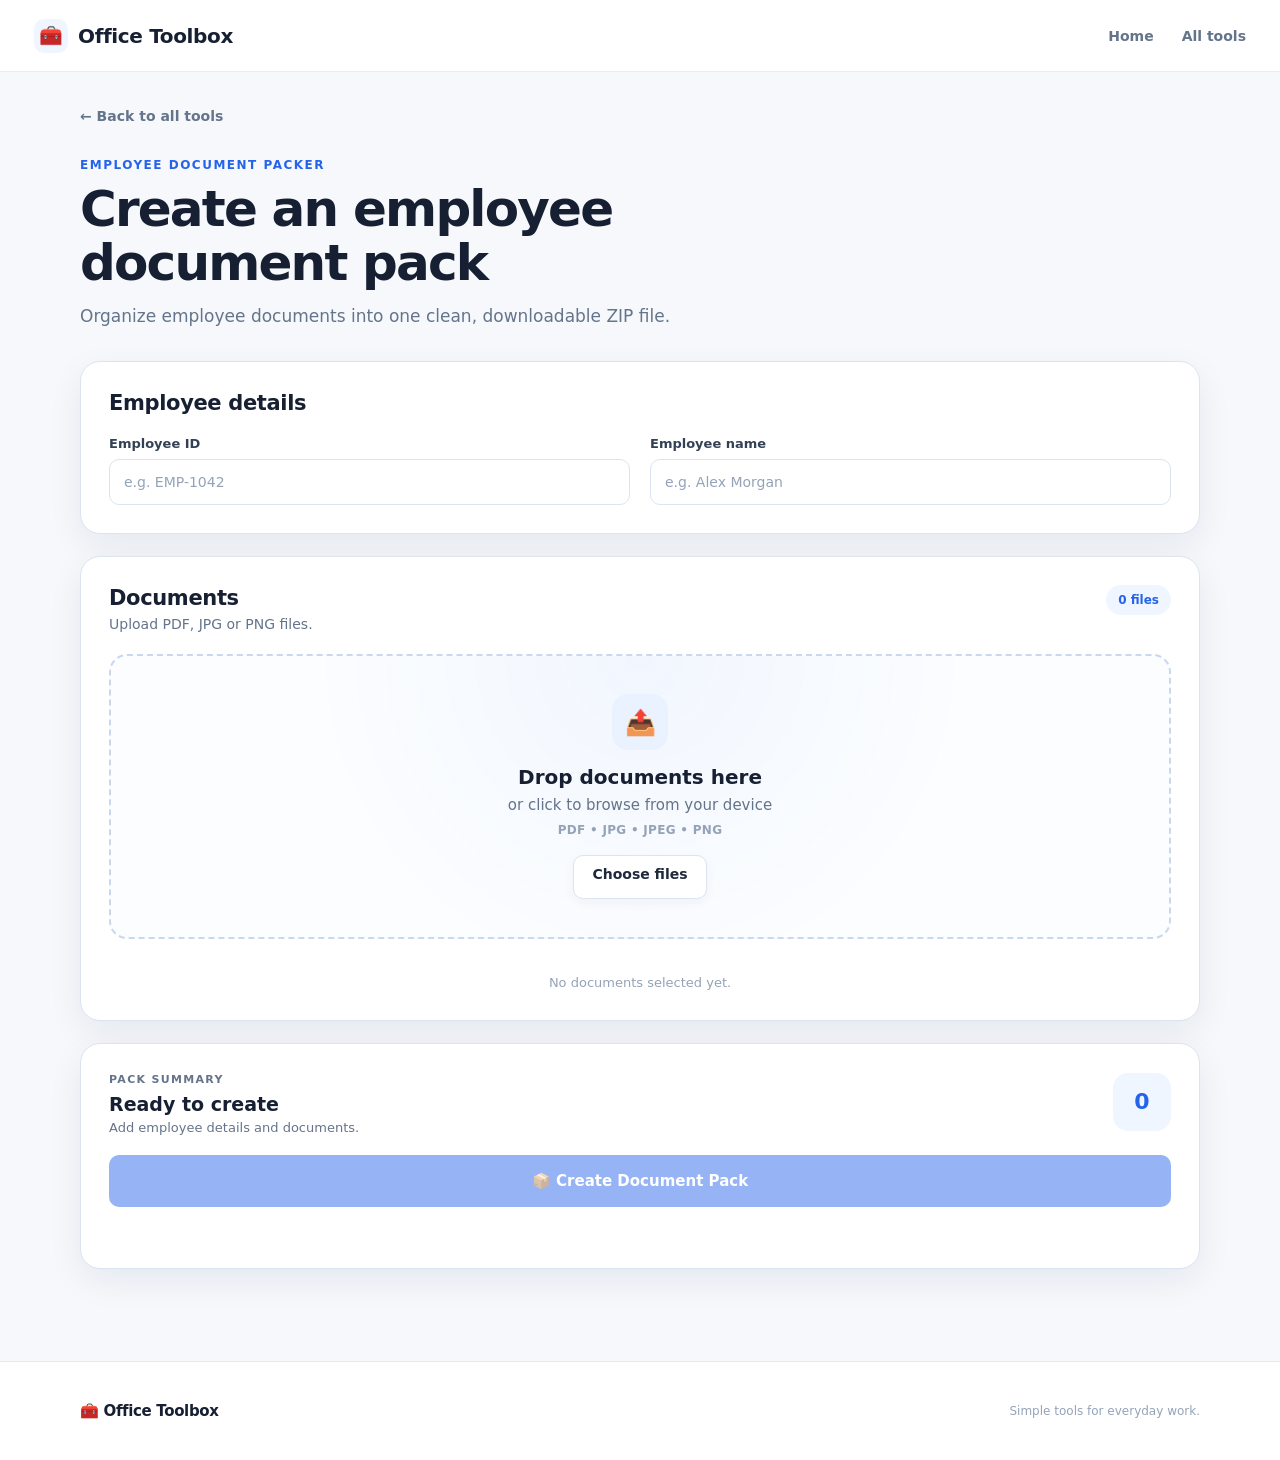
<file: frontend/packer.html>
<!DOCTYPE html>
<html lang="en">

<head>

    <meta charset="UTF-8">

    <meta
        name="viewport"
        content="width=device-width, initial-scale=1.0"
    >

    <title>
        Employee Document Packer | Office Toolbox
    </title>

    <link
        rel="stylesheet"
        href="style.css"
    >

</head>


<body>


<!-- =========================================================
     NAVBAR
========================================================= -->

<header class="navbar">

    <div class="logo">

        <span class="logo-icon">
            🧰
        </span>

        <span>
            Office Toolbox
        </span>

    </div>


    <nav>

        <a href="index.html">
            Home
        </a>

        <a href="index.html#tools">
            All tools
        </a>

    </nav>

</header>



<!-- =========================================================
     MAIN
========================================================= -->

<main class="packer-main">


    <a
        href="index.html#tools"
        class="back-link"
    >
        ← Back to all tools
    </a>



    <!-- =====================================================
         PAGE HEADING
    ====================================================== -->

    <section class="packer-heading">

        <p class="section-label">
            EMPLOYEE DOCUMENT PACKER
        </p>

        <h1>
            Create an employee document pack
        </h1>

        <p>
            Organize employee documents into one clean,
            downloadable ZIP file.
        </p>

    </section>



    <!-- =====================================================
         EMPLOYEE DETAILS
    ====================================================== -->

    <section class="packer-card">

        <h2>
            Employee details
        </h2>


        <div class="form-grid">


            <!-- EMPLOYEE ID -->

            <div class="form-group">

                <label for="employeeId">
                    Employee ID
                </label>

                <input
                    id="employeeId"
                    type="text"
                    placeholder="e.g. EMP-1042"
                >

            </div>



            <!-- EMPLOYEE NAME -->

            <div class="form-group">

                <label for="employeeName">
                    Employee name
                </label>

                <input
                    id="employeeName"
                    type="text"
                    placeholder="e.g. Alex Morgan"
                >

            </div>


        </div>

    </section>



    <!-- =====================================================
         DOCUMENT UPLOAD
    ====================================================== -->

    <section class="packer-card">


        <div class="section-title-row">


            <div>

                <h2>
                    Documents
                </h2>

                <p>
                    Upload PDF, JPG or PNG files.
                </p>

            </div>


            <span
                id="fileCount"
                class="file-count"
            >
                0 files
            </span>


        </div>



        <!-- =================================================
             DROP ZONE
        ================================================== -->

        <div
            id="dropZone"
            class="drop-zone"
        >


            <div class="upload-icon">
                📤
            </div>


            <h3>
                Drop documents here
            </h3>


            <p>
                or click to browse from your device
            </p>


            <span>
                PDF • JPG • JPEG • PNG
            </span>



            <!-- FILE INPUT -->

            <input
                id="documents"
                type="file"
                multiple
                accept=".pdf,.jpg,.jpeg,.png"
                style="display: none;"
            >



            <!-- CHOOSE FILES -->

            <label
                for="documents"
                class="secondary-button"
                style="
                    display: inline-block;
                    cursor: pointer;
                "
            >
                Choose files
            </label>


        </div>



        <!-- =================================================
             DOCUMENT LIST
        ================================================== -->

        <div
            id="documentList"
            class="document-list"
        ></div>



        <!-- =================================================
             EMPTY MESSAGE
        ================================================== -->

        <div
            id="emptyMessage"
            class="empty-message"
        >
            No documents selected yet.
        </div>


    </section>



    <!-- =====================================================
         CREATE PACK
    ====================================================== -->

    <section class="packer-card create-card">


        <div class="pack-summary">


            <div>

                <span class="summary-label">
                    PACK SUMMARY
                </span>


                <h3 id="summaryTitle">
                    Ready to create
                </h3>


                <p id="summaryText">
                    Add employee details and documents.
                </p>

            </div>



            <div
                id="summaryCount"
                class="summary-count"
            >
                0
            </div>


        </div>



        <!-- CREATE BUTTON -->

        <button
            id="createButton"
            class="primary-button"
            type="button"
        >
            📦 Create Document Pack
        </button>



        <!-- STATUS -->

        <div
            id="status"
            class="status"
        ></div>


    </section>


</main>



<!-- =========================================================
     FOOTER
========================================================= -->

<footer>

    <div class="footer-inner">


        <div class="logo">
            🧰 Office Toolbox
        </div>


        <p>
            Simple tools for everyday work.
        </p>


    </div>

</footer>



<!-- =========================================================
     JAVASCRIPT
========================================================= -->

<script src="script.js"></script>


</body>

</html>
</file>
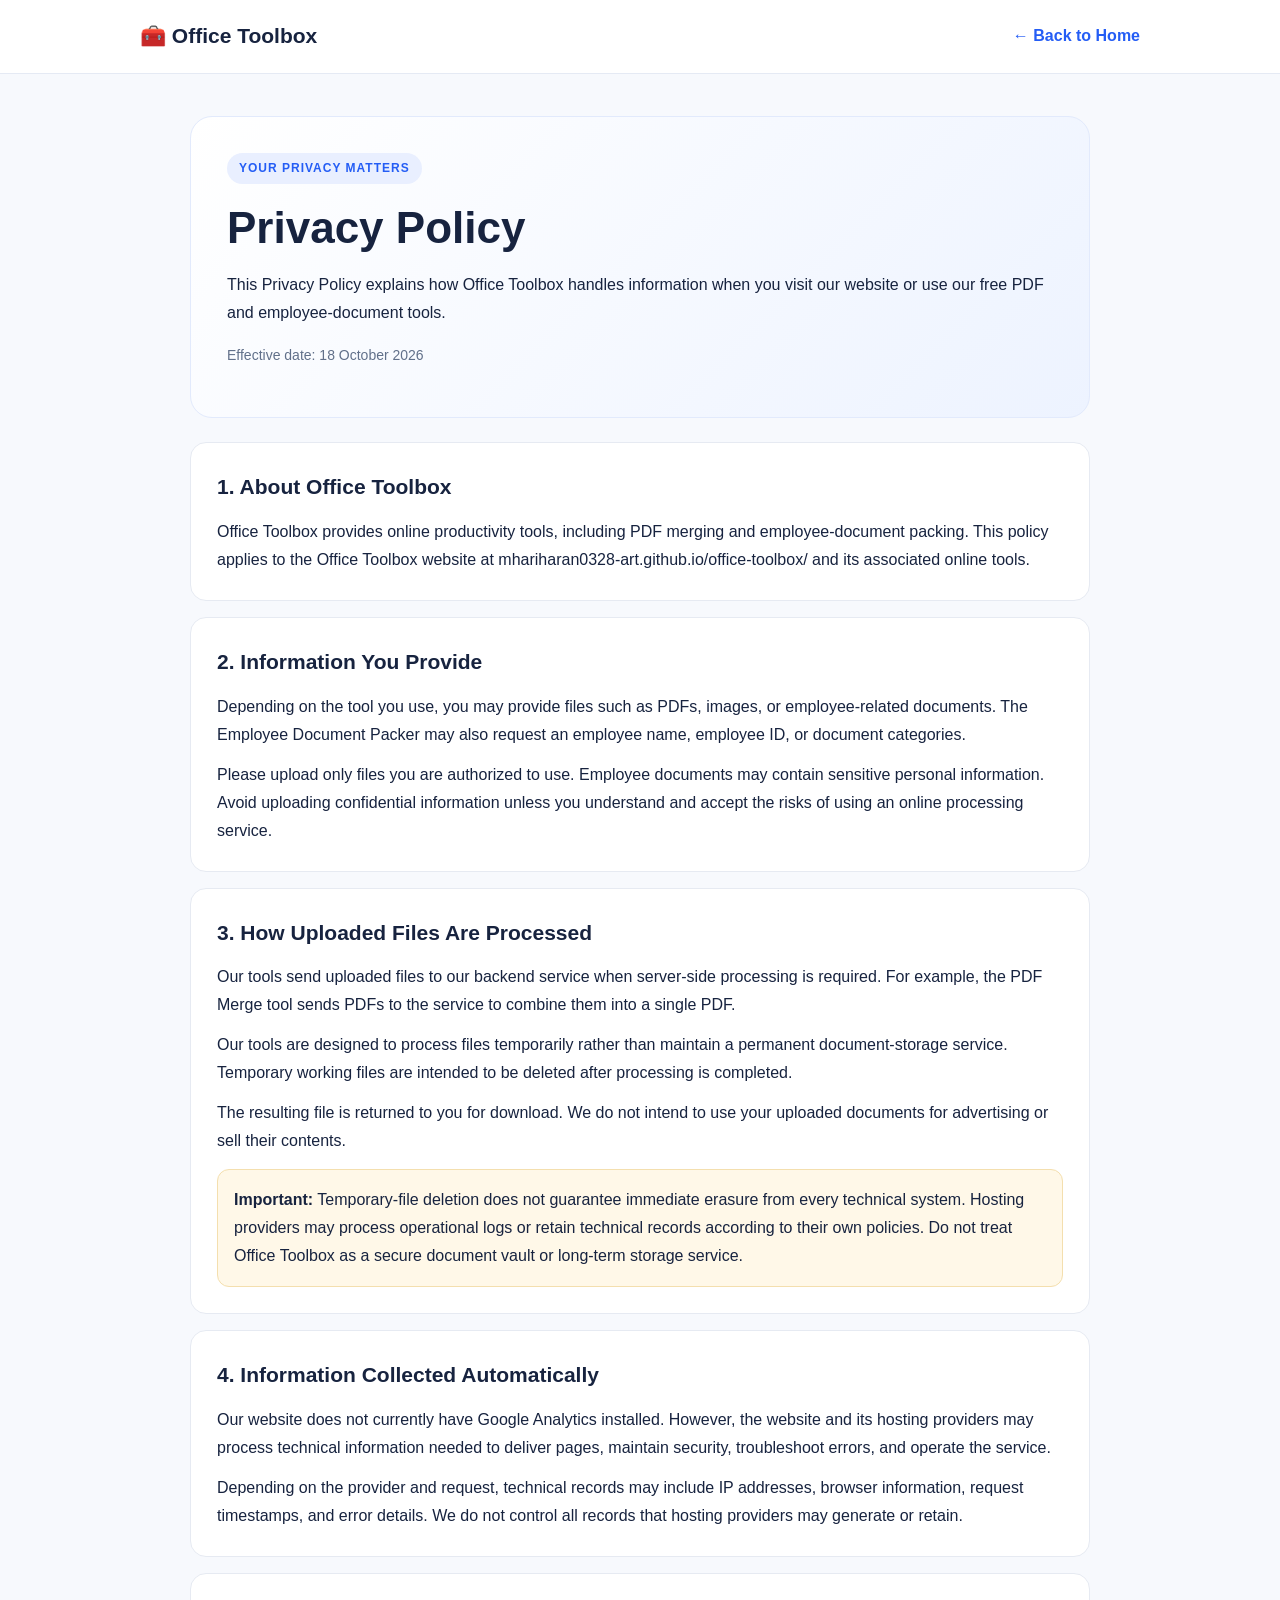
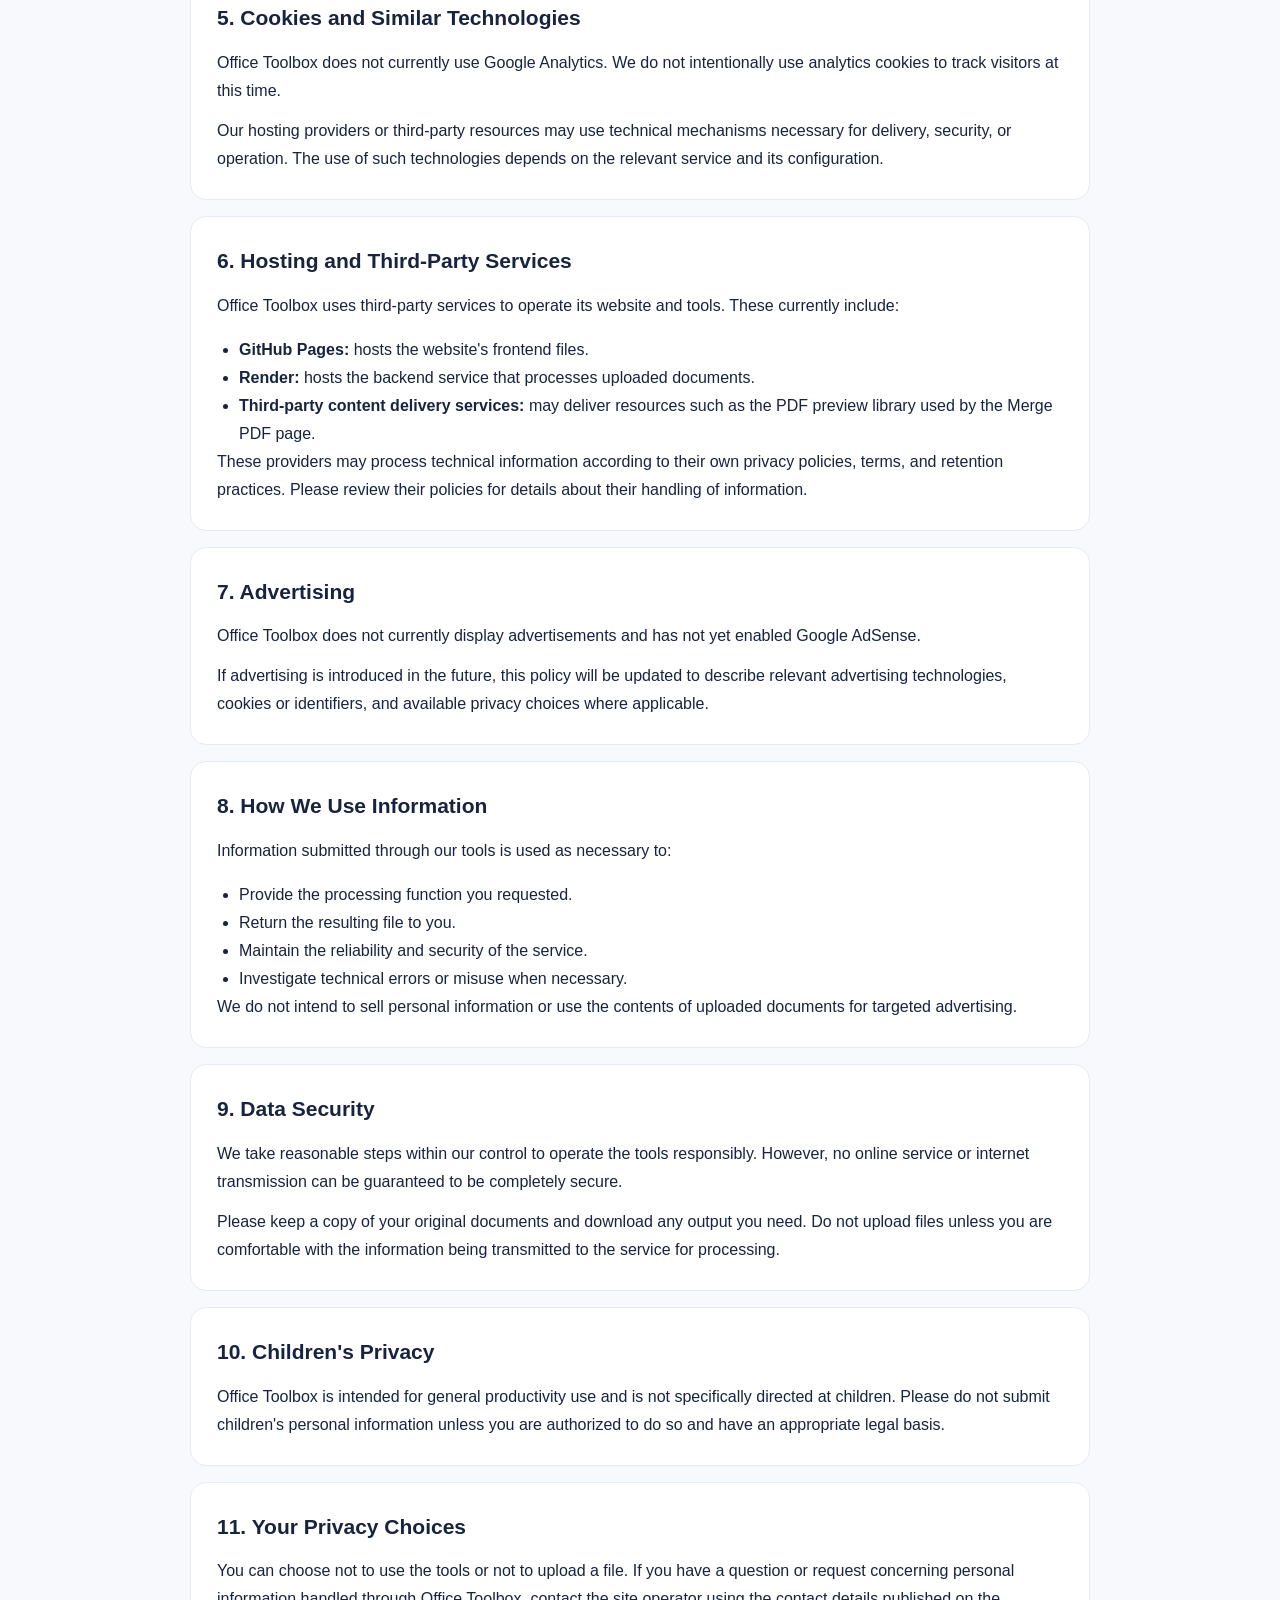
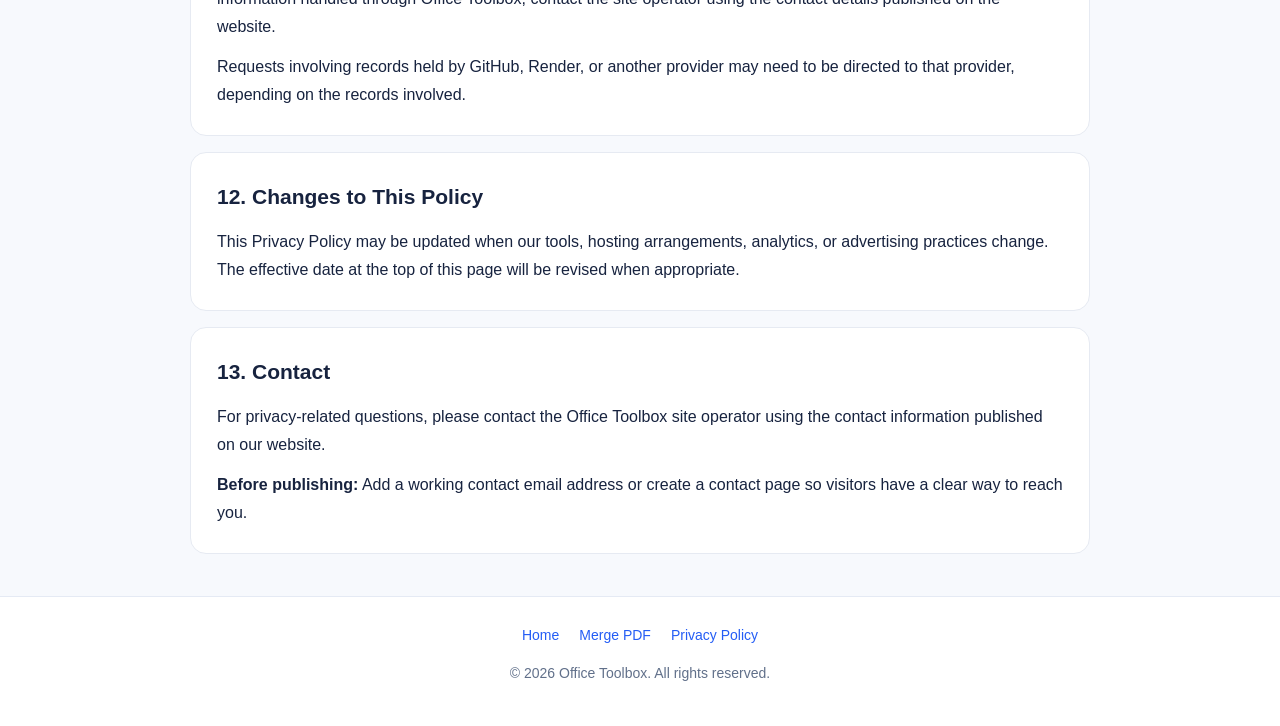
<file: frontend/privacy.html>
<!DOCTYPE html>
<html lang="en">
<head>
    <meta charset="UTF-8">
    <meta name="viewport" content="width=device-width, initial-scale=1.0">

    <title>Privacy Policy | Office Toolbox</title>
    <meta name="description"
          content="Read the Office Toolbox Privacy Policy to understand how uploaded files, personal information, and website usage are handled.">

    <link rel="canonical"
          href="https://mhariharan0328-art.github.io/office-toolbox/privacy.html">

    <meta name="robots" content="index, follow">

    <style>
        * {
            box-sizing: border-box;
        }

        html {
            scroll-behavior: smooth;
        }

        body {
            margin: 0;
            font-family: Arial, Helvetica, sans-serif;
            color: #17233f;
            background: #f7f9fd;
            line-height: 1.75;
        }

        a {
            color: #245df5;
            text-decoration: none;
        }

        a:hover {
            text-decoration: underline;
        }

        .navbar {
            background: #ffffff;
            border-bottom: 1px solid #e5eaf4;
            padding: 18px 24px;
        }

        .nav-inner {
            max-width: 1000px;
            margin: auto;
            display: flex;
            align-items: center;
            justify-content: space-between;
            gap: 16px;
        }

        .brand {
            color: #17233f;
            font-size: 21px;
            font-weight: 800;
        }

        .home-link {
            font-weight: 600;
        }

        .container {
            width: min(900px, calc(100% - 32px));
            margin: 42px auto;
        }

        .hero {
            padding: 36px;
            border: 1px solid #e2eafc;
            border-radius: 22px;
            background: linear-gradient(135deg, #ffffff, #edf3ff);
            margin-bottom: 24px;
        }

        .label {
            display: inline-block;
            color: #245df5;
            background: #e9efff;
            padding: 5px 12px;
            border-radius: 30px;
            font-size: 12px;
            font-weight: 800;
            letter-spacing: 1px;
        }

        h1 {
            font-size: clamp(30px, 5vw, 44px);
            line-height: 1.2;
            margin: 18px 0 12px;
        }

        h2 {
            font-size: 21px;
            margin: 0 0 12px;
        }

        .updated {
            color: #61708a;
            font-size: 14px;
        }

        .policy-card {
            background: #ffffff;
            border: 1px solid #e6eaf2;
            border-radius: 16px;
            padding: 26px;
            margin-bottom: 16px;
        }

        .policy-card p {
            margin: 0 0 12px;
        }

        .policy-card p:last-child {
            margin-bottom: 0;
        }

        .policy-card ul {
            padding-left: 22px;
            margin-bottom: 0;
        }

        .notice {
            background: #fff8e8;
            border: 1px solid #f4dfae;
            border-radius: 12px;
            padding: 16px;
            margin-top: 14px;
        }

        footer {
            background: #ffffff;
            border-top: 1px solid #e5eaf4;
            padding: 26px 20px;
            text-align: center;
            color: #61708a;
            font-size: 14px;
        }

        .footer-links {
            display: flex;
            justify-content: center;
            flex-wrap: wrap;
            gap: 20px;
            margin-bottom: 10px;
        }

        @media (max-width: 600px) {
            .navbar {
                padding: 15px 16px;
            }

            .brand {
                font-size: 18px;
            }

            .container {
                margin: 24px auto;
            }

            .hero {
                padding: 24px;
            }

            .policy-card {
                padding: 20px;
            }
        }
    </style>
</head>

<body>

    <header class="navbar">
        <div class="nav-inner">
            <a class="brand" href="./index.html">🧰 Office Toolbox</a>
            <a class="home-link" href="./index.html">← Back to Home</a>
        </div>
    </header>

    <main class="container">

        <section class="hero">
            <span class="label">YOUR PRIVACY MATTERS</span>
            <h1>Privacy Policy</h1>
            <p>
                This Privacy Policy explains how Office Toolbox handles
                information when you visit our website or use our free
                PDF and employee-document tools.
            </p>
            <p class="updated">
                Effective date: 18 October 2026
            </p>
        </section>

        <section class="policy-card">
            <h2>1. About Office Toolbox</h2>
            <p>
                Office Toolbox provides online productivity tools,
                including PDF merging and employee-document packing.
                This policy applies to the Office Toolbox website at
                mhariharan0328-art.github.io/office-toolbox/ and its
                associated online tools.
            </p>
        </section>

        <section class="policy-card">
            <h2>2. Information You Provide</h2>
            <p>
                Depending on the tool you use, you may provide files
                such as PDFs, images, or employee-related documents.
                The Employee Document Packer may also request an
                employee name, employee ID, or document categories.
            </p>
            <p>
                Please upload only files you are authorized to use.
                Employee documents may contain sensitive personal
                information. Avoid uploading confidential information
                unless you understand and accept the risks of using
                an online processing service.
            </p>
        </section>

        <section class="policy-card">
            <h2>3. How Uploaded Files Are Processed</h2>
            <p>
                Our tools send uploaded files to our backend service
                when server-side processing is required. For example,
                the PDF Merge tool sends PDFs to the service to combine
                them into a single PDF.
            </p>
            <p>
                Our tools are designed to process files temporarily
                rather than maintain a permanent document-storage
                service. Temporary working files are intended to be
                deleted after processing is completed.
            </p>
            <p>
                The resulting file is returned to you for download.
                We do not intend to use your uploaded documents for
                advertising or sell their contents.
            </p>
            <div class="notice">
                <strong>Important:</strong> Temporary-file deletion
                does not guarantee immediate erasure from every
                technical system. Hosting providers may process
                operational logs or retain technical records according
                to their own policies. Do not treat Office Toolbox as
                a secure document vault or long-term storage service.
            </div>
        </section>

        <section class="policy-card">
            <h2>4. Information Collected Automatically</h2>
            <p>
                Our website does not currently have Google Analytics
                installed. However, the website and its hosting
                providers may process technical information needed
                to deliver pages, maintain security, troubleshoot
                errors, and operate the service.
            </p>
            <p>
                Depending on the provider and request, technical
                records may include IP addresses, browser information,
                request timestamps, and error details. We do not
                control all records that hosting providers may
                generate or retain.
            </p>
        </section>

        <section class="policy-card">
            <h2>5. Cookies and Similar Technologies</h2>
            <p>
                Office Toolbox does not currently use Google Analytics.
                We do not intentionally use analytics cookies to track
                visitors at this time.
            </p>
            <p>
                Our hosting providers or third-party resources may use
                technical mechanisms necessary for delivery, security,
                or operation. The use of such technologies depends on
                the relevant service and its configuration.
            </p>
        </section>

        <section class="policy-card">
            <h2>6. Hosting and Third-Party Services</h2>
            <p>
                Office Toolbox uses third-party services to operate
                its website and tools. These currently include:
            </p>
            <ul>
                <li>
                    <strong>GitHub Pages:</strong> hosts the website's
                    frontend files.
                </li>
                <li>
                    <strong>Render:</strong> hosts the backend service
                    that processes uploaded documents.
                </li>
                <li>
                    <strong>Third-party content delivery services:</strong>
                    may deliver resources such as the PDF preview
                    library used by the Merge PDF page.
                </li>
            </ul>
            <p>
                These providers may process technical information
                according to their own privacy policies, terms, and
                retention practices. Please review their policies
                for details about their handling of information.
            </p>
        </section>

        <section class="policy-card">
            <h2>7. Advertising</h2>
            <p>
                Office Toolbox does not currently display advertisements
                and has not yet enabled Google AdSense.
            </p>
            <p>
                If advertising is introduced in the future, this policy
                will be updated to describe relevant advertising
                technologies, cookies or identifiers, and available
                privacy choices where applicable.
            </p>
        </section>

        <section class="policy-card">
            <h2>8. How We Use Information</h2>
            <p>Information submitted through our tools is used as
                necessary to:</p>
            <ul>
                <li>Provide the processing function you requested.</li>
                <li>Return the resulting file to you.</li>
                <li>Maintain the reliability and security of the service.</li>
                <li>Investigate technical errors or misuse when necessary.</li>
            </ul>
            <p>
                We do not intend to sell personal information or use
                the contents of uploaded documents for targeted
                advertising.
            </p>
        </section>

        <section class="policy-card">
            <h2>9. Data Security</h2>
            <p>
                We take reasonable steps within our control to operate
                the tools responsibly. However, no online service or
                internet transmission can be guaranteed to be completely
                secure.
            </p>
            <p>
                Please keep a copy of your original documents and
                download any output you need. Do not upload files
                unless you are comfortable with the information being
                transmitted to the service for processing.
            </p>
        </section>

        <section class="policy-card">
            <h2>10. Children's Privacy</h2>
            <p>
                Office Toolbox is intended for general productivity
                use and is not specifically directed at children.
                Please do not submit children's personal information
                unless you are authorized to do so and have an
                appropriate legal basis.
            </p>
        </section>

        <section class="policy-card">
            <h2>11. Your Privacy Choices</h2>
            <p>
                You can choose not to use the tools or not to upload
                a file. If you have a question or request concerning
                personal information handled through Office Toolbox,
                contact the site operator using the contact details
                published on the website.
            </p>
            <p>
                Requests involving records held by GitHub, Render,
                or another provider may need to be directed to that
                provider, depending on the records involved.
            </p>
        </section>

        <section class="policy-card">
            <h2>12. Changes to This Policy</h2>
            <p>
                This Privacy Policy may be updated when our tools,
                hosting arrangements, analytics, or advertising
                practices change. The effective date at the top
                of this page will be revised when appropriate.
            </p>
        </section>

        <section class="policy-card">
            <h2>13. Contact</h2>
            <p>
                For privacy-related questions, please contact the
                Office Toolbox site operator using the contact
                information published on our website.
            </p>
            <p>
                <strong>Before publishing:</strong> Add a working
                contact email address or create a contact page so
                visitors have a clear way to reach you.
            </p>
        </section>

    </main>

    <footer>
        <div class="footer-links">
            <a href="./index.html">Home</a>
            <a href="./merge-pdf.html">Merge PDF</a>
            <a href="./privacy.html">Privacy Policy</a>
        </div>
        <p>© 2026 Office Toolbox. All rights reserved.</p>
    </footer>

</body>
</html>
</file>
<file: frontend/style.css>
/* ============================================================
   OFFICE TOOLBOX
   Employee Document Packer - FINAL CSS
   Matched to packer(1).html + script(1).js
   ============================================================ */

:root {
    --bg: #f6f8fc;
    --surface: #ffffff;
    --surface-soft: #f8fbff;
    --text: #172033;
    --muted: #64748b;
    --border: #dbe4f0;
    --border-soft: #e7edf5;
    --primary: #2563eb;
    --primary-dark: #1d4ed8;
    --primary-soft: #eff6ff;
    --success: #16a34a;
    --success-soft: #ecfdf3;
    --danger: #dc2626;
    --danger-soft: #fff1f2;
    --shadow: 0 12px 35px rgba(15, 23, 42, 0.07);
    --shadow-hover: 0 18px 45px rgba(15, 23, 42, 0.11);
}

* {
    box-sizing: border-box;
    margin: 0;
    padding: 0;
}

html {
    min-height: 100%;
    scroll-behavior: smooth;
    overflow-x: hidden;
    overflow-y: auto;
}

body {
    min-height: 100vh;
    margin: 0;
    background: var(--bg);
    color: var(--text);
    font-family:
        Inter,
        ui-sans-serif,
        system-ui,
        -apple-system,
        BlinkMacSystemFont,
        "Segoe UI",
        sans-serif;
    -webkit-font-smoothing: antialiased;
    overflow-x: hidden;
    overflow-y: auto;
}

button,
input,
select {
    font: inherit;
}

button {
    -webkit-tap-highlight-color: transparent;
}

a {
    color: inherit;
}

/* ============================================================
   NAVBAR
   ============================================================ */

.navbar {
    position: sticky;
    top: 0;
    z-index: 100;
    width: 100%;
    min-height: 72px;
    padding: 0 34px;
    display: flex;
    align-items: center;
    justify-content: space-between;
    background: rgba(255, 255, 255, 0.96);
    border-bottom: 1px solid var(--border-soft);
    backdrop-filter: blur(12px);
    -webkit-backdrop-filter: blur(12px);
}

.logo {
    display: flex;
    align-items: center;
    gap: 10px;
    color: var(--text);
    font-size: 20px;
    font-weight: 800;
    letter-spacing: -0.35px;
}

.logo-icon {
    width: 34px;
    height: 34px;
    display: inline-flex;
    align-items: center;
    justify-content: center;
    border-radius: 10px;
    background: var(--primary-soft);
    font-size: 19px;
}

.navbar nav {
    display: flex;
    align-items: center;
    gap: 28px;
}

.navbar nav a {
    color: #64748b;
    text-decoration: none;
    font-size: 14px;
    font-weight: 700;
    transition: color 0.2s ease;
}

.navbar nav a:hover {
    color: var(--primary);
}

/* ============================================================
   MAIN LAYOUT
   ============================================================ */

.packer-main {
    width: min(1120px, calc(100% - 40px));
    margin: 0 auto;
    padding: 34px 0 70px;
}

.back-link {
    display: inline-flex;
    align-items: center;
    gap: 6px;
    margin-bottom: 34px;
    color: #64748b;
    text-decoration: none;
    font-size: 14px;
    font-weight: 700;
    transition:
        color 0.2s ease,
        transform 0.2s ease;
}

.back-link:hover {
    color: var(--primary);
    transform: translateX(-2px);
}

.packer-heading {
    margin-bottom: 30px;
}

.section-label {
    margin-bottom: 10px;
    color: var(--primary);
    font-size: 12px;
    font-weight: 800;
    letter-spacing: 1.5px;
}

.packer-heading h1 {
    max-width: 780px;
    margin-bottom: 12px;
    color: var(--text);
    font-size: clamp(34px, 5vw, 50px);
    line-height: 1.08;
    letter-spacing: -1.8px;
    font-weight: 850;
}

.packer-heading > p:last-child {
    max-width: 700px;
    color: var(--muted);
    font-size: 17px;
    line-height: 1.7;
}

/* ============================================================
   CARDS
   ============================================================ */

.packer-card {
    margin-bottom: 22px;
    padding: 28px;
    background: var(--surface);
    border: 1px solid var(--border);
    border-radius: 20px;
    box-shadow: var(--shadow);
}

.packer-card h2 {
    margin-bottom: 20px;
    color: var(--text);
    font-size: 21px;
    line-height: 1.25;
    font-weight: 800;
    letter-spacing: -0.35px;
}

.form-grid {
    display: grid;
    grid-template-columns: repeat(2, minmax(0, 1fr));
    gap: 20px;
}

.form-group {
    display: flex;
    flex-direction: column;
    gap: 8px;
}

.form-group label {
    color: #334155;
    font-size: 13px;
    font-weight: 750;
}

.form-group input {
    width: 100%;
    min-height: 46px;
    padding: 11px 14px;
    border: 1px solid var(--border);
    border-radius: 10px;
    outline: none;
    background: #fff;
    color: var(--text);
    font-size: 14px;
    transition:
        border-color 0.2s ease,
        box-shadow 0.2s ease;
}

.form-group input::placeholder {
    color: #94a3b8;
}

.form-group input:focus {
    border-color: #93c5fd;
    box-shadow: 0 0 0 4px rgba(37, 99, 235, 0.10);
}

/* ============================================================
   DOCUMENT HEADER
   ============================================================ */

.section-title-row {
    display: flex;
    align-items: flex-start;
    justify-content: space-between;
    gap: 20px;
    margin-bottom: 22px;
}

.section-title-row h2 {
    margin-bottom: 5px;
}

.section-title-row p {
    color: var(--muted);
    font-size: 14px;
}

.file-count {
    flex-shrink: 0;
    padding: 8px 12px;
    border-radius: 999px;
    background: var(--primary-soft);
    color: var(--primary);
    font-size: 12px;
    font-weight: 800;
}

/* ============================================================
   DROP ZONE
   ============================================================ */

.drop-zone {
    position: relative;
    min-height: 270px;
    padding: 38px 24px;
    display: flex;
    flex-direction: column;
    align-items: center;
    justify-content: center;
    text-align: center;
    border: 2px dashed #c9d8ec;
    border-radius: 18px;
    background:
        radial-gradient(
            circle at top,
            rgba(37, 99, 235, 0.045),
            transparent 55%
        ),
        #fbfdff;
    transition:
        border-color 0.2s ease,
        background 0.2s ease,
        transform 0.2s ease;
}

.drop-zone.drag-over {
    border-color: var(--primary);
    background: #f2f7ff;
    transform: translateY(-1px);
}

.upload-icon {
    width: 56px;
    height: 56px;
    margin-bottom: 15px;
    display: flex;
    align-items: center;
    justify-content: center;
    border-radius: 16px;
    background: #eaf2ff;
    font-size: 25px;
}

.drop-zone h3 {
    margin-bottom: 7px;
    color: var(--text);
    font-size: 20px;
    font-weight: 800;
}

.drop-zone p {
    margin-bottom: 9px;
    color: #64748b;
    font-size: 15px;
}

.drop-zone > span {
    margin-bottom: 18px;
    color: #94a3b8;
    font-size: 12px;
    font-weight: 700;
    letter-spacing: 0.3px;
}

/* ============================================================
   BUTTONS
   ============================================================ */

.secondary-button,
.primary-button {
    border: none;
    border-radius: 10px;
    font-weight: 800;
    cursor: pointer;
    transition:
        background 0.2s ease,
        transform 0.2s ease,
        box-shadow 0.2s ease,
        border-color 0.2s ease;
}

.secondary-button {
    min-height: 44px;
    padding: 10px 18px;
    border: 1px solid var(--border);
    background: #fff;
    color: #1e293b;
    font-size: 14px;
    box-shadow: 0 4px 12px rgba(15, 23, 42, 0.04);
}

.secondary-button:hover {
    border-color: #bfd0e7;
    background: #f8fbff;
    transform: translateY(-1px);
}

.primary-button {
    width: 100%;
    min-height: 52px;
    padding: 13px 20px;
    background: var(--primary);
    color: #fff;
    font-size: 15px;
    box-shadow: 0 9px 22px rgba(37, 99, 235, 0.20);
}

.primary-button:hover:not(:disabled) {
    background: var(--primary-dark);
    transform: translateY(-1px);
    box-shadow: 0 12px 26px rgba(37, 99, 235, 0.26);
}

.primary-button:disabled {
    cursor: not-allowed;
    opacity: 0.48;
    box-shadow: none;
}

/* ============================================================
   DOCUMENT LIST
   ============================================================ */

.document-list {
    display: flex;
    flex-direction: column;
    gap: 12px;
    margin-top: 18px;
    overflow: visible;
}

.document-card {
    position: relative;
    min-height: 82px;
    padding: 14px 16px;
    display: grid;
    grid-template-columns: 38px 18px 48px minmax(170px, 1fr) minmax(150px, 190px) auto auto;
    align-items: center;
    gap: 12px;
    background: #fff;
    border: 1px solid var(--border);
    border-radius: 16px;
    transition:
        border-color 0.2s ease,
        box-shadow 0.2s ease,
        transform 0.2s ease;
}

.document-card:hover {
    border-color: #c8d7ea;
    box-shadow: 0 8px 24px rgba(15, 23, 42, 0.06);
}

.document-card.dragging {
    opacity: 0.55;
}

.document-card.drag-over-document {
    border-color: var(--primary);
    box-shadow: 0 0 0 3px rgba(37, 99, 235, 0.09);
}

.document-order-number {
    width: 38px;
    height: 38px;
    display: flex;
    align-items: center;
    justify-content: center;
    border-radius: 10px;
    background: #eff6ff;
    color: var(--primary);
    font-size: 13px;
    font-weight: 850;
}

.document-drag-handle {
    color: #94a3b8;
    font-size: 18px;
    font-weight: 800;
    cursor: grab;
    user-select: none;
}

.document-drag-handle:active {
    cursor: grabbing;
}

.document-icon {
    width: 48px;
    height: 48px;
    display: flex;
    align-items: center;
    justify-content: center;
    border-radius: 13px;
    background: #f0f6ff;
    font-size: 23px;
}

.document-info {
    min-width: 0;
}

.document-name {
    overflow: hidden;
    color: var(--text);
    font-size: 14px;
    font-weight: 800;
    text-overflow: ellipsis;
    white-space: nowrap;
}

.document-size {
    margin-top: 5px;
    color: #94a3b8;
    font-size: 12px;
}

.document-type-wrapper {
    min-width: 0;
    display: flex;
    flex-direction: column;
    gap: 7px;
}

.document-type-select,
.custom-document-type {
    width: 100%;
    min-height: 38px;
    padding: 7px 10px;
    border: 1px solid var(--border);
    border-radius: 8px;
    outline: none;
    background: #fff;
    color: #334155;
    font-size: 12px;
}

.document-type-select:focus,
.custom-document-type:focus {
    border-color: #93c5fd;
    box-shadow: 0 0 0 3px rgba(37, 99, 235, 0.09);
}

.custom-document-type::placeholder {
    color: #94a3b8;
}

/* ============================================================
   DOCUMENT ACTIONS
   ============================================================ */

.document-preview-button,
.document-remove-button {
    position: relative;
    z-index: 5;
    min-height: 40px;
    padding: 9px 14px;
    border-radius: 9px;
    font-size: 12px;
    font-weight: 800;
    cursor: pointer;
    white-space: nowrap;
    transition:
        background 0.2s ease,
        border-color 0.2s ease,
        color 0.2s ease,
        transform 0.2s ease;
}

.document-preview-button {
    border: 1px solid #bfdbfe;
    background: #eff6ff;
    color: #2563eb;
}

.document-preview-button:hover {
    background: #dbeafe;
    transform: translateY(-1px);
}

.document-remove-button {
    border: 1px solid #fecaca;
    background: #fff7f7;
    color: var(--danger);
}

.document-remove-button:hover {
    border-color: #fca5a5;
    background: #fee2e2;
    transform: translateY(-1px);
}

.empty-message {
    padding: 18px 4px 2px;
    color: #94a3b8;
    font-size: 13px;
    text-align: center;
}

/* ============================================================
   PACK SUMMARY
   ============================================================ */

.create-card {
    padding: 24px 28px 28px;
}

.pack-summary {
    margin-bottom: 20px;
    display: flex;
    align-items: center;
    justify-content: space-between;
    gap: 20px;
}

.summary-label {
    display: inline-block;
    margin-bottom: 7px;
    color: #64748b;
    font-size: 11px;
    font-weight: 850;
    letter-spacing: 1.3px;
}

.pack-summary h3 {
    margin-bottom: 5px;
    color: var(--text);
    font-size: 19px;
    font-weight: 800;
}

.pack-summary p {
    color: var(--muted);
    font-size: 13px;
}

.summary-count {
    min-width: 58px;
    height: 58px;
    display: flex;
    align-items: center;
    justify-content: center;
    border-radius: 15px;
    background: var(--primary-soft);
    color: var(--primary);
    font-size: 22px;
    font-weight: 850;
}

.status {
    min-height: 20px;
    margin-top: 13px;
    font-size: 13px;
    line-height: 1.5;
}

.status.info {
    color: #2563eb;
}

.status.success {
    color: var(--success);
}

.status.error {
    color: var(--danger);
}

/* ============================================================
   DOCUMENT PREVIEW
   IMPORTANT: JS uses .show, not .active.
   ============================================================ */

.document-preview-modal {
    position: fixed;
    inset: 0;
    width: 100vw;
    height: 100vh;
    display: none;
    visibility: hidden;
    opacity: 0;
    pointer-events: none;
    z-index: 999999;
}

.document-preview-modal.show {
    display: flex;
    visibility: visible;
    opacity: 1;
    pointer-events: auto;
    align-items: center;
    justify-content: center;
}

.document-preview-overlay {
    position: absolute;
    inset: 0;
    width: 100%;
    height: 100%;
    background: rgba(15, 23, 42, 0.72);
    backdrop-filter: blur(6px);
    -webkit-backdrop-filter: blur(6px);
}

.document-preview-dialog {
    position: relative;
    z-index: 2;
    width: min(1100px, calc(100vw - 32px));
    height: min(90vh, 850px);
    margin: 0;
    display: flex;
    flex-direction: column;
    overflow: hidden;
    background: #fff;
    border: 1px solid rgba(255, 255, 255, 0.7);
    border-radius: 18px;
    box-shadow: 0 30px 80px rgba(15, 23, 42, 0.30);
}

.document-preview-header {
    min-height: 72px;
    padding: 14px 18px;
    display: flex;
    align-items: center;
    justify-content: space-between;
    gap: 15px;
    flex-shrink: 0;
    border-bottom: 1px solid var(--border-soft);
    background: #fff;
}

.document-preview-title {
    min-width: 0;
    display: flex;
    align-items: center;
    gap: 12px;
}

.preview-file-icon {
    width: 42px;
    height: 42px;
    display: flex;
    align-items: center;
    justify-content: center;
    flex-shrink: 0;
    border-radius: 11px;
    background: var(--primary-soft);
    font-size: 20px;
}

.preview-file-name {
    max-width: min(650px, 65vw);
    overflow: hidden;
    color: var(--text);
    font-size: 14px;
    font-weight: 800;
    text-overflow: ellipsis;
    white-space: nowrap;
}

.preview-counter {
    margin-top: 3px;
    color: #94a3b8;
    font-size: 11px;
    font-weight: 700;
}

.preview-close-button {
    width: 40px;
    height: 40px;
    flex-shrink: 0;
    border: 1px solid var(--border);
    border-radius: 10px;
    background: #fff;
    color: #475569;
    font-size: 17px;
    cursor: pointer;
    transition:
        background 0.2s ease,
        color 0.2s ease,
        border-color 0.2s ease;
}

.preview-close-button:hover {
    border-color: #fecaca;
    background: #fff1f2;
    color: var(--danger);
}

.document-preview-content {
    min-height: 0;
    flex: 1 1 auto;
    padding: 16px;
    display: flex;
    align-items: center;
    justify-content: center;
    overflow: hidden;
    background: #f8fafc;
}

.document-preview-pdf {
    display: block;
    width: 100%;
    height: 100%;
    min-height: 0;
    border: none;
    border-radius: 8px;
    background: #fff;
}

.document-preview-image {
    display: block;
    max-width: 100%;
    max-height: 100%;
    object-fit: contain;
    border-radius: 8px;
    box-shadow: 0 8px 28px rgba(15, 23, 42, 0.08);
}

.document-preview-footer {
    min-height: 64px;
    padding: 10px 16px;
    display: grid;
    grid-template-columns: 1fr auto 1fr;
    align-items: center;
    gap: 12px;
    flex-shrink: 0;
    border-top: 1px solid var(--border-soft);
    background: #fff;
}

.preview-navigation-button {
    min-height: 38px;
    padding: 8px 13px;
    border: 1px solid var(--border);
    border-radius: 9px;
    background: #fff;
    color: #334155;
    font-size: 12px;
    font-weight: 800;
    cursor: pointer;
}

.preview-navigation-button:first-child {
    justify-self: start;
}

.preview-navigation-button:last-child {
    justify-self: end;
}

.preview-navigation-button:hover:not(:disabled) {
    border-color: #bfdbfe;
    background: #eff6ff;
    color: var(--primary);
}

.preview-navigation-button:disabled {
    opacity: 0.45;
    cursor: not-allowed;
}

.preview-document-type {
    padding: 7px 12px;
    border-radius: 999px;
    background: #f1f5f9;
    color: #475569;
    font-size: 11px;
    font-weight: 800;
    text-align: center;
}

.preview-not-supported {
    padding: 35px;
    text-align: center;
}

.preview-not-supported-icon {
    margin-bottom: 10px;
    font-size: 38px;
}

.preview-not-supported p {
    color: var(--muted);
    font-size: 14px;
}

/* Only lock page scrolling while preview is actually open. */
body.preview-open {
    overflow: hidden;
}

/* ============================================================
   V6 SUCCESS SCREEN
   ============================================================ */

.pack-success-screen {
    position: fixed;
    inset: 0;
    z-index: 1000000;
    display: none;
    visibility: hidden;
    opacity: 0;
    pointer-events: none;
}

.pack-success-screen.show {
    display: block;
    visibility: visible;
    opacity: 1;
    pointer-events: auto;
}

.pack-success-overlay {
    position: absolute;
    inset: 0;
    padding: 24px;
    display: flex;
    align-items: center;
    justify-content: center;
    overflow-y: auto;
    background: rgba(15, 23, 42, 0.70);
    backdrop-filter: blur(7px);
    -webkit-backdrop-filter: blur(7px);
}

.pack-success-dialog {
    position: relative;
    width: min(620px, 100%);
    max-height: calc(100vh - 48px);
    overflow-y: auto;
    padding: 34px;
    border: 1px solid rgba(255, 255, 255, 0.75);
    border-radius: 22px;
    background: #fff;
    box-shadow: 0 30px 90px rgba(15, 23, 42, 0.28);
    animation: successPop 0.28s ease-out;
}

.success-close-button {
    position: absolute;
    top: 15px;
    right: 15px;
    width: 38px;
    height: 38px;
    border: 1px solid var(--border);
    border-radius: 10px;
    background: #fff;
    color: #64748b;
    font-size: 20px;
    cursor: pointer;
}

.success-close-button:hover {
    background: #f8fafc;
    color: var(--text);
}

.success-check-wrapper {
    display: flex;
    justify-content: center;
    margin-bottom: 17px;
}

.success-check-circle {
    width: 76px;
    height: 76px;
    display: flex;
    align-items: center;
    justify-content: center;
    border-radius: 50%;
    background: #dcfce7;
    box-shadow: 0 0 0 9px #f0fdf4;
    animation: successPop 0.35s ease-out;
}

.success-check {
    color: var(--success);
    font-size: 40px;
    font-weight: 900;
    line-height: 1;
    animation: successCheck 0.35s ease-out;
}

.success-badge {
    width: fit-content;
    margin: 0 auto 11px;
    padding: 6px 10px;
    border-radius: 999px;
    background: var(--success-soft);
    color: var(--success);
    font-size: 10px;
    font-weight: 900;
    letter-spacing: 0.9px;
}

.pack-success-dialog h2 {
    margin-bottom: 8px;
    color: var(--text);
    font-size: 27px;
    font-weight: 850;
    letter-spacing: -0.6px;
    text-align: center;
}

.success-description {
    max-width: 480px;
    margin: 0 auto 22px;
    color: var(--muted);
    font-size: 14px;
    line-height: 1.65;
    text-align: center;
}

.success-file-box {
    margin-bottom: 16px;
    padding: 15px;
    display: flex;
    align-items: center;
    gap: 13px;
    border: 1px solid #dbeafe;
    border-radius: 14px;
    background: #f8fbff;
}

.success-file-icon {
    width: 46px;
    height: 46px;
    display: flex;
    align-items: center;
    justify-content: center;
    border-radius: 11px;
    background: #eaf2ff;
    font-size: 23px;
}

.success-file-info {
    min-width: 0;
}

.success-file-label {
    display: block;
    margin-bottom: 4px;
    color: #94a3b8;
    font-size: 9px;
    font-weight: 900;
    letter-spacing: 1px;
}

.success-file-info strong {
    display: block;
    overflow: hidden;
    color: var(--text);
    font-size: 13px;
    text-overflow: ellipsis;
    white-space: nowrap;
}

.success-details-grid {
    display: grid;
    grid-template-columns: repeat(2, minmax(0, 1fr));
    gap: 10px;
    margin-bottom: 15px;
}

.success-detail {
    padding: 13px;
    border: 1px solid var(--border-soft);
    border-radius: 12px;
    background: #fff;
}

.success-detail span {
    display: block;
    margin-bottom: 5px;
    color: #94a3b8;
    font-size: 9px;
    font-weight: 900;
    letter-spacing: 0.8px;
}

.success-detail strong {
    display: block;
    overflow: hidden;
    color: #334155;
    font-size: 13px;
    text-overflow: ellipsis;
    white-space: nowrap;
}

.success-status-text {
    color: var(--success) !important;
}

.success-privacy-box {
    margin-bottom: 18px;
    padding: 13px 14px;
    display: flex;
    align-items: flex-start;
    gap: 11px;
    border: 1px solid #d1fae5;
    border-radius: 12px;
    background: #f0fdf4;
}

.privacy-icon {
    font-size: 17px;
}

.success-privacy-box strong {
    display: block;
    margin-bottom: 3px;
    color: #166534;
    font-size: 12px;
}

.success-privacy-box p {
    color: #4d7c5c;
    font-size: 11px;
    line-height: 1.5;
}

.success-actions {
    display: grid;
    gap: 9px;
}

.success-primary-button,
.success-secondary-button {
    width: 100%;
    min-height: 46px;
    border-radius: 10px;
    font-size: 13px;
    font-weight: 800;
    cursor: pointer;
    transition:
        background 0.2s ease,
        border-color 0.2s ease,
        transform 0.2s ease;
}

.success-primary-button {
    border: 1px solid var(--primary);
    background: var(--primary);
    color: #fff;
}

.success-primary-button:hover {
    background: var(--primary-dark);
    transform: translateY(-1px);
}

.success-secondary-button {
    border: 1px solid var(--border);
    background: #fff;
    color: #475569;
}

.success-secondary-button:hover {
    border-color: #bfdbfe;
    background: #f8fbff;
    color: var(--primary);
}

.success-download-note {
    margin-top: 13px;
    color: #94a3b8;
    font-size: 11px;
    text-align: center;
}

body.success-screen-open {
    overflow: hidden;
}

/* ============================================================
   FOOTER
   ============================================================ */

footer {
    padding: 30px 24px 40px;
    border-top: 1px solid var(--border-soft);
    background: #fff;
}

.footer-inner {
    width: min(1120px, 100%);
    margin: 0 auto;
    display: flex;
    align-items: center;
    justify-content: space-between;
    gap: 20px;
}

.footer-inner .logo {
    font-size: 15px;
}

.footer-inner p {
    color: #94a3b8;
    font-size: 12px;
}

/* ============================================================
   ANIMATIONS
   ============================================================ */

@keyframes successPop {
    from {
        opacity: 0;
        transform: scale(0.94) translateY(8px);
    }

    to {
        opacity: 1;
        transform: scale(1) translateY(0);
    }
}

@keyframes successCheck {
    from {
        opacity: 0;
        transform: scale(0.55);
    }

    to {
        opacity: 1;
        transform: scale(1);
    }
}

/* ============================================================
   RESPONSIVE
   ============================================================ */

@media (max-width: 900px) {
    .document-card {
        grid-template-columns:
            38px
            18px
            48px
            minmax(140px, 1fr)
            minmax(130px, 160px)
            auto
            auto;
    }
}

@media (max-width: 760px) {
    .navbar {
        min-height: 64px;
        padding: 0 18px;
    }

    .navbar nav {
        gap: 15px;
    }

    .navbar nav a {
        font-size: 12px;
    }

    .packer-main {
        width: min(100% - 24px, 1120px);
        padding-top: 25px;
    }

    .packer-card {
        padding: 20px;
        border-radius: 16px;
    }

    .form-grid {
        grid-template-columns: 1fr;
    }

    .document-card {
        grid-template-columns: 38px 18px 48px minmax(0, 1fr);
        align-items: center;
    }

    .document-type-wrapper {
        grid-column: 4;
    }

    .document-preview-button,
    .document-remove-button {
        min-width: 0;
    }

    .document-preview-button {
        grid-column: 4;
        justify-self: start;
    }

    .document-remove-button {
        grid-column: 4;
        justify-self: start;
    }

    .pack-summary {
        align-items: flex-start;
    }

    .footer-inner {
        flex-direction: column;
        align-items: flex-start;
    }
}

@media (max-width: 600px) {
    .packer-heading h1 {
        font-size: 34px;
        letter-spacing: -1px;
    }

    .packer-heading > p:last-child {
        font-size: 15px;
    }

    .section-title-row {
        align-items: flex-start;
    }

    .drop-zone {
        min-height: 235px;
        padding: 28px 16px;
    }

    .document-preview-dialog {
        width: calc(100vw - 16px);
        height: calc(100vh - 24px);
        border-radius: 14px;
    }

    .document-preview-header {
        min-height: 64px;
        padding: 10px 12px;
    }

    .document-preview-content {
        padding: 8px;
    }

    .document-preview-footer {
        min-height: 58px;
        padding: 8px 10px;
        gap: 7px;
    }

    .preview-navigation-button {
        padding: 7px 9px;
        font-size: 11px;
    }

    .preview-document-type {
        max-width: 110px;
        overflow: hidden;
        text-overflow: ellipsis;
        white-space: nowrap;
    }

    .pack-success-overlay {
        padding: 10px;
    }

    .pack-success-dialog {
        max-height: calc(100vh - 20px);
        padding: 25px 18px 20px;
        border-radius: 17px;
    }

    .success-details-grid {
        grid-template-columns: 1fr;
    }

    .success-check-circle {
        width: 66px;
        height: 66px;
    }

    .success-check {
        font-size: 34px;
    }

    .pack-success-dialog h2 {
        font-size: 23px;
    }
}

@media (max-width: 430px) {
    .navbar {
        padding: 0 13px;
    }

    .logo {
        font-size: 17px;
    }

    .navbar nav {
        gap: 10px;
    }

    .navbar nav a {
        font-size: 11px;
    }

    .packer-main {
        width: calc(100% - 18px);
    }

    .packer-card {
        padding: 16px;
    }

    .document-card {
        grid-template-columns: 34px 16px 42px minmax(0, 1fr);
        gap: 8px;
        padding: 12px;
    }

    .document-order-number {
        width: 34px;
        height: 34px;
    }

    .document-icon {
        width: 42px;
        height: 42px;
    }

    .document-name {
        font-size: 12px;
    }

    .document-preview-button,
    .document-remove-button {
        font-size: 11px;
    }
}

/* ============================================================
   OFFICE TOOLBOX HOMEPAGE
   These rules are required because index.html and packer.html
   share the same style.css file.
   ============================================================ */

/* Homepage navbar additions */
.nav-button {
    border: none;
    background: #2563eb;
    color: #ffffff;
    padding: 11px 20px;
    border-radius: 10px;
    font-size: 14px;
    font-weight: 800;
    cursor: pointer;
    box-shadow: 0 5px 14px rgba(37, 99, 235, 0.18);
    transition:
        background 0.2s ease,
        transform 0.2s ease,
        box-shadow 0.2s ease;
}

.nav-button:hover {
    background: #1d4ed8;
    transform: translateY(-1px);
    box-shadow: 0 8px 18px rgba(37, 99, 235, 0.24);
}

/* Homepage hero */
.hero {
    min-height: 590px;
    display: flex;
    align-items: center;
    justify-content: center;
    padding: 90px 20px;
    text-align: center;
    background:
        radial-gradient(
            circle at 50% 15%,
            #e8efff 0%,
            #f6f8fc 55%
        );
}

.hero-content {
    width: min(850px, 100%);
}

.badge {
    display: inline-block;
    margin-bottom: 25px;
    padding: 7px 15px;
    border-radius: 50px;
    background: #e9efff;
    color: #315edb;
    font-size: 13px;
    font-weight: 750;
}

.hero h1 {
    margin-bottom: 25px;
    color: #172033;
    font-size: clamp(48px, 7vw, 82px);
    line-height: 1.05;
    letter-spacing: -3px;
}

.hero h1 span {
    color: #2563eb;
}

.hero p {
    max-width: 650px;
    margin: auto;
    color: #697184;
    font-size: 19px;
    line-height: 1.65;
}

.hero-buttons {
    margin-top: 35px;
    display: flex;
    justify-content: center;
    gap: 13px;
}

.hero .primary-button,
.hero .secondary-button {
    width: auto;
    min-height: 46px;
    padding: 13px 24px;
}

/* Homepage tools */
.tools-section {
    width: min(1200px, calc(100% - 40px));
    margin: auto;
    padding: 100px 0;
}

.section-heading {
    display: flex;
    justify-content: space-between;
    gap: 40px;
    margin-bottom: 45px;
}

.section-heading h2 {
    max-width: 650px;
    margin: 0;
    color: #172033;
    font-size: 38px;
    line-height: 1.2;
    letter-spacing: -0.8px;
}

.section-description {
    max-width: 330px;
    color: #70788a;
    font-size: 14px;
    line-height: 1.65;
}

.tools-grid {
    display: grid;
    grid-template-columns: repeat(2, minmax(0, 1fr));
    gap: 20px;
}

.tool-card {
    padding: 30px;
    background: #ffffff;
    border: 1px solid #e6e9ef;
    border-radius: 18px;
    transition:
        transform 0.25s ease,
        box-shadow 0.25s ease;
}

.tool-card:hover {
    transform: translateY(-5px);
    box-shadow: 0 18px 45px rgba(30, 50, 90, 0.09);
}

.tool-card.featured {
    grid-column: span 2;
    display: flex;
    gap: 25px;
    background:
        linear-gradient(
            135deg,
            #ffffff,
            #f1f5ff
        );
}

.tool-icon {
    width: 58px;
    height: 58px;
    flex-shrink: 0;
    display: flex;
    align-items: center;
    justify-content: center;
    margin-bottom: 18px;
    border-radius: 14px;
    background: #edf2ff;
    font-size: 28px;
}

.tool-tag {
    display: block;
    margin-bottom: 7px;
    color: #71809b;
    font-size: 10px;
    font-weight: 800;
    letter-spacing: 1px;
}

.tool-card h3 {
    margin-bottom: 8px;
    color: #172033;
    font-size: 22px;
    line-height: 1.25;
}

.tool-card p {
    margin-bottom: 20px;
    color: #6c7485;
    font-size: 14px;
    line-height: 1.6;
}

.tool-button {
    padding: 0;
    border: none;
    background: transparent;
    color: #2563eb;
    font-weight: 750;
    cursor: pointer;
}

.tool-button:hover {
    color: #1d4ed8;
}

.tool-button.disabled {
    color: #9ba2b0;
    cursor: default;
}

/* Homepage about */
.about-section {
    width: min(1200px, calc(100% - 40px));
    margin: auto;
    padding: 0 0 100px;
}

.about-card {
    display: flex;
    align-items: center;
    gap: 30px;
    padding: 45px;
    border-radius: 20px;
    background: #172033;
    color: #ffffff;
}

.about-card .section-label {
    margin-bottom: 10px;
    color: #93b4ff;
}

.about-card h2,
.about-card h3 {
    margin-bottom: 10px;
    color: #ffffff;
}

.about-card p:not(.section-label) {
    max-width: 650px;
    color: #b7bfce;
    line-height: 1.7;
}

.about-icon {
    flex-shrink: 0;
    font-size: 45px;
}

/* Homepage footer overrides */
footer {
    padding: 40px 24px;
    background: #ffffff;
    border-top: 1px solid #e7e9ef;
}

footer p {
    color: #7b8290;
}

footer .copyright {
    margin-top: 20px;
    font-size: 12px;
}

footer .footer-inner {
    width: min(1120px, 100%);
}

/* Homepage responsive */
@media (max-width: 750px) {
    .nav-button {
        display: none;
    }

    .hero {
        min-height: 520px;
        padding: 70px 20px;
    }

    .hero h1 {
        font-size: 48px;
        letter-spacing: -2px;
    }

    .hero-buttons {
        flex-direction: column;
        align-items: stretch;
    }

    .hero .primary-button,
    .hero .secondary-button {
        width: 100%;
    }

    .tools-section {
        width: calc(100% - 30px);
        padding: 70px 0;
    }

    .section-heading {
        flex-direction: column;
    }

    .section-heading h2 {
        font-size: 32px;
    }

    .tools-grid {
        grid-template-columns: 1fr;
    }

    .tool-card.featured {
        grid-column: span 1;
        flex-direction: column;
    }

    .about-section {
        width: calc(100% - 30px);
        padding-bottom: 70px;
    }

    .about-card {
        flex-direction: column;
        align-items: flex-start;
        padding: 30px;
    }
}

@media (max-width: 430px) {
    .hero h1 {
        font-size: 40px;
    }

    .tools-section {
        width: calc(100% - 20px);
    }

    .about-section {
        width: calc(100% - 20px);
    }
}

/* ==========================================
   OFFICE TOOLBOX HOMEPAGE REDESIGN
   Homepage-only styles: .ot-page
   ========================================== */

.ot-page {
    --ot-blue: #2563eb;
    --ot-blue-dark: #1d4ed8;
    --ot-ink: #14213d;
    --ot-muted: #64748b;
    --ot-border: #e2e8f0;
    --ot-light: #f4f7fc;

    color: var(--ot-ink);
    background: #ffffff;
    font-family: Inter, -apple-system, BlinkMacSystemFont, "Segoe UI",
                 Roboto, Arial, sans-serif;
    line-height: 1.6;
}

.ot-page *,
.ot-page *::before,
.ot-page *::after {
    box-sizing: border-box;
}

.ot-page a {
    color: inherit;
    text-decoration: none;
}

.ot-page button {
    font: inherit;
    cursor: pointer;
}

.ot-page button:focus-visible,
.ot-page a:focus-visible {
    outline: 3px solid #93c5fd;
    outline-offset: 4px;
}

.ot-navbar {
    display: flex;
    align-items: center;
    justify-content: space-between;
    gap: 24px;
    max-width: 1200px;
    margin: 0 auto;
    padding: 20px 28px;
}

.ot-brand {
    display: inline-flex;
    align-items: center;
    gap: 10px;
    font-size: 20px;
    font-weight: 800;
    letter-spacing: -0.5px;
}

.ot-brand-icon {
    display: grid;
    place-items: center;
    width: 42px;
    height: 42px;
    border-radius: 13px;
    background: #eff6ff;
    font-size: 23px;
}

.ot-nav {
    display: flex;
    align-items: center;
    gap: 30px;
}

.ot-nav a,
.ot-footer-links a {
    color: var(--ot-muted);
    font-size: 14px;
    font-weight: 600;
    transition: color 0.2s ease;
}

.ot-nav a:hover,
.ot-footer-links a:hover {
    color: var(--ot-blue);
}

.ot-button {
    display: inline-flex;
    align-items: center;
    justify-content: center;
    gap: 9px;
    min-height: 48px;
    padding: 12px 22px;
    border: 1px solid var(--ot-blue);
    border-radius: 12px;
    background: var(--ot-blue);
    color: #ffffff;
    font-weight: 700;
    transition: transform 0.2s ease, background 0.2s ease;
}

.ot-button:hover {
    background: var(--ot-blue-dark);
    transform: translateY(-2px);
}

.ot-button-small {
    min-height: 42px;
    padding: 9px 17px;
    font-size: 14px;
}

.ot-button-secondary {
    border-color: var(--ot-border);
    background: #ffffff;
    color: var(--ot-ink);
}

.ot-button-secondary:hover {
    border-color: var(--ot-blue);
    background: #eff6ff;
    color: var(--ot-blue-dark);
}

.ot-hero {
    position: relative;
    display: grid;
    grid-template-columns: 1.1fr 0.9fr;
    align-items: center;
    gap: 48px;
    max-width: 1200px;
    min-height: 460px;
    margin: 0 auto;
    padding: 64px 38px 78px;
}

.ot-hero::before {
    position: absolute;
    z-index: 0;
    top: 12px;
    right: 20px;
    bottom: 20px;
    left: 20px;
    border: 1px solid #e8eef9;
    border-radius: 32px;
    background: linear-gradient(135deg, #f7faff 0%, #eef4ff 100%);
    content: "";
}

.ot-hero-copy,
.ot-hero-visual {
    position: relative;
    z-index: 1;
}

.ot-eyebrow,
.ot-section-label {
    display: inline-block;
    color: var(--ot-blue);
    font-size: 12px;
    font-weight: 800;
    letter-spacing: 1.4px;
}

.ot-eyebrow {
    padding: 8px 12px;
    border: 1px solid #dbeafe;
    border-radius: 999px;
    background: #ffffff;
    letter-spacing: 0.4px;
}

.ot-hero h1 {
    max-width: 650px;
    margin: 22px 0 18px;
    color: var(--ot-ink);
    font-size: clamp(36px, 4.5vw, 58px);
    font-weight: 850;
    line-height: 1.08;
    letter-spacing: -2.2px;
}

.ot-hero h1 span {
    display: block;
    color: var(--ot-blue);
}

.ot-hero-description {
    max-width: 560px;
    margin: 0;
    color: var(--ot-muted);
    font-size: 17px;
    line-height: 1.8;
}

.ot-hero-actions {
    display: flex;
    flex-wrap: wrap;
    gap: 12px;
    margin-top: 28px;
}

.ot-hero-note {
    display: flex;
    align-items: center;
    gap: 8px;
    margin-top: 22px;
    color: #64748b;
    font-size: 13px;
}

.ot-hero-note span {
    display: grid;
    place-items: center;
    width: 21px;
    height: 21px;
    border-radius: 50%;
    background: #dcfce7;
    color: #15803d;
    font-weight: 800;
}

.ot-hero-visual {
    display: flex;
    flex-direction: column;
    justify-content: center;
    gap: 16px;
    min-height: 280px;
    padding: 28px;
}

.ot-visual-glow {
    position: absolute;
    z-index: -1;
    top: 12%;
    right: 2%;
    width: 250px;
    height: 250px;
    border-radius: 50%;
    background: #dbeafe;
    filter: blur(2px);
}

.ot-visual-card {
    display: flex;
    align-items: center;
    gap: 14px;
    padding: 20px;
    border: 1px solid #e2e8f0;
    border-radius: 18px;
    background: rgba(255, 255, 255, 0.96);
    box-shadow: 0 14px 35px rgba(30, 64, 175, 0.08);
}

.ot-visual-card-secondary {
    margin-left: 24px;
}

.ot-visual-file-icon {
    display: grid;
    flex: 0 0 48px;
    place-items: center;
    width: 48px;
    height: 48px;
    border-radius: 14px;
    background: #eff6ff;
    font-size: 24px;
}

.ot-visual-card strong,
.ot-visual-card span {
    display: block;
}

.ot-visual-card strong {
    font-size: 15px;
}

.ot-visual-card div:nth-child(2) span {
    margin-top: 3px;
    color: var(--ot-muted);
    font-size: 12px;
}

.ot-visual-check {
    margin-left: auto;
    color: #16a34a;
    font-size: 22px;
    font-weight: 800;
}

.ot-visual-caption {
    color: var(--ot-muted);
    font-size: 13px;
    text-align: center;
}

.ot-tools-section,
.ot-benefits-section,
.ot-about-section,
.ot-privacy-section {
    max-width: 1200px;
    margin: 0 auto;
    padding: 78px 38px;
    scroll-margin-top: 24px;
}

.ot-section-heading {
    display: flex;
    align-items: end;
    justify-content: space-between;
    gap: 30px;
    margin-bottom: 30px;
}

.ot-section-heading h2,
.ot-benefits-heading h2,
.ot-about-card h2,
.ot-privacy-section h2 {
    margin: 10px 0 0;
    color: var(--ot-ink);
    font-size: clamp(27px, 3vw, 38px);
    line-height: 1.2;
    letter-spacing: -1px;
}

.ot-section-heading > div {
    max-width: 650px;
}

.ot-section-heading > p {
    max-width: 360px;
    margin: 0;
    color: var(--ot-muted);
    font-size: 14px;
}

.ot-tools-grid {
    display: grid;
    grid-template-columns: repeat(2, minmax(0, 1fr));
    gap: 22px;
}

.ot-tool-card {
    display: flex;
    flex-direction: column;
    align-items: flex-start;
    min-width: 0;
    padding: 28px;
    border: 1px solid var(--ot-border);
    border-radius: 22px;
    background: #ffffff;
    box-shadow: 0 8px 26px rgba(15, 23, 42, 0.035);
    transition: transform 0.2s ease, box-shadow 0.2s ease,
                border-color 0.2s ease;
}

.ot-tool-card:hover {
    transform: translateY(-4px);
    border-color: #bfdbfe;
    box-shadow: 0 16px 35px rgba(15, 23, 42, 0.075);
}

.ot-tool-featured {
    border-color: #c7d9ff;
    background: linear-gradient(145deg, #f7faff, #ffffff 70%);
}

.ot-tool-topline {
    display: flex;
    align-items: center;
    justify-content: space-between;
    gap: 12px;
    width: 100%;
    margin-bottom: 23px;
}

.ot-tool-icon {
    display: grid;
    place-items: center;
    width: 56px;
    height: 56px;
    border-radius: 17px;
    background: #eff6ff;
    font-size: 28px;
}

.ot-status {
    display: inline-flex;
    align-items: center;
    padding: 6px 10px;
    border-radius: 999px;
    font-size: 11px;
    font-weight: 800;
}

.ot-status-live {
    background: #dcfce7;
    color: #166534;
}

.ot-status-soon {
    background: #f1f5f9;
    color: #64748b;
}

.ot-tool-card h3 {
    margin: 0 0 10px;
    color: var(--ot-ink);
    font-size: 22px;
    line-height: 1.3;
}

.ot-tool-card > p {
    margin: 0;
    color: var(--ot-muted);
    font-size: 14px;
    line-height: 1.8;
}

.ot-tool-features {
    display: grid;
    gap: 9px;
    margin: 20px 0 24px;
    padding: 0;
    list-style: none;
    color: #475569;
    font-size: 13px;
}

.ot-tool-features li::before {
    margin-right: 9px;
    color: #16a34a;
    font-weight: 800;
    content: "✓";
}

.ot-tool-link {
    display: inline-flex;
    align-items: center;
    gap: 8px;
    margin-top: auto;
    padding: 9px 0;
    border: 0;
    background: transparent;
    color: var(--ot-blue);
    font-size: 14px;
    font-weight: 800;
    text-align: left;
}

.ot-tool-link:hover {
    color: var(--ot-blue-dark);
}

.ot-tool-upcoming {
    background: #fbfcfe;
}

.ot-benefits-section {
    max-width: none;
    background: var(--ot-light);
}

.ot-benefits-heading {
    max-width: 740px;
    margin: 0 auto 34px;
    text-align: center;
}

.ot-benefits-heading > p {
    margin: 16px 0 0;
    color: var(--ot-muted);
}

.ot-benefits-grid {
    display: grid;
    grid-template-columns: repeat(3, minmax(0, 1fr));
    gap: 22px;
    max-width: 1124px;
    margin: 0 auto;
}

.ot-benefit {
    padding: 25px;
    border: 1px solid #e5ebf5;
    border-radius: 18px;
    background: #ffffff;
}

.ot-benefit-icon {
    display: grid;
    place-items: center;
    width: 44px;
    height: 44px;
    border-radius: 13px;
    background: #eff6ff;
    font-size: 23px;
}

.ot-benefit h3 {
    margin: 18px 0 7px;
    font-size: 17px;
}

.ot-benefit p {
    margin: 0;
    color: var(--ot-muted);
    font-size: 14px;
    line-height: 1.75;
}

.ot-about-section {
    padding-top: 80px;
    padding-bottom: 40px;
}

.ot-about-card {
    display: grid;
    grid-template-columns: auto 1fr;
    align-items: start;
    gap: 22px;
    max-width: 920px;
    margin: 0 auto;
    padding: 34px;
    border: 1px solid var(--ot-border);
    border-radius: 22px;
}

.ot-about-symbol {
    display: grid;
    place-items: center;
    width: 58px;
    height: 58px;
    border-radius: 17px;
    background: #eff6ff;
    font-size: 28px;
}

.ot-about-card p,
.ot-privacy-section p {
    color: var(--ot-muted);
    font-size: 14px;
    line-height: 1.9;
}

.ot-privacy-section {
    padding-top: 38px;
    padding-bottom: 70px;
}

.ot-privacy-section > div {
    max-width: 920px;
    margin: 0 auto;
    padding: 28px 0;
    border-top: 1px solid var(--ot-border);
}

.ot-footer {
    padding: 38px 24px 25px;
    border-top: 1px solid var(--ot-border);
    background: #fbfcff;
    text-align: center;
}

.ot-footer .ot-brand {
    justify-content: center;
}

.ot-footer > p {
    color: var(--ot-muted);
    font-size: 13px;
}

.ot-footer-links {
    display: flex;
    flex-wrap: wrap;
    justify-content: center;
    gap: 22px;
    margin: 20px 0;
}

.ot-footer .ot-copyright {
    margin-top: 24px;
    font-size: 12px;
}

@media (max-width: 760px) {
    .ot-navbar {
        flex-wrap: wrap;
        gap: 14px;
        padding: 16px 20px;
    }

    .ot-brand {
        font-size: 18px;
    }

    .ot-nav {
        order: 3;
        justify-content: center;
        width: 100%;
        gap: 24px;
        padding-top: 8px;
    }

    .ot-navbar > .ot-button {
        margin-left: auto;
    }

    .ot-hero {
        grid-template-columns: 1fr;
        gap: 20px;
        padding: 48px 24px 50px;
    }

    .ot-hero::before {
        right: 10px;
        left: 10px;
        border-radius: 24px;
    }

    .ot-hero h1 {
        font-size: clamp(35px, 9vw, 48px);
        letter-spacing: -1.5px;
    }

    .ot-hero-description {
        font-size: 15px;
    }

    .ot-hero-visual {
        min-height: auto;
        padding: 20px 0 8px;
    }

    .ot-visual-card {
        padding: 16px;
    }

    .ot-visual-card-secondary {
        margin-left: 12px;
    }

    .ot-tools-section,
    .ot-benefits-section,
    .ot-about-section,
    .ot-privacy-section {
        padding: 54px 22px;
    }

    .ot-section-heading {
        align-items: flex-start;
        flex-direction: column;
        gap: 14px;
    }

    .ot-tools-grid,
    .ot-benefits-grid {
        grid-template-columns: 1fr;
    }

    .ot-tool-card {
        padding: 23px;
    }

    .ot-about-card {
        grid-template-columns: 1fr;
        padding: 25px;
    }

    .ot-privacy-section {
        padding-top: 12px;
    }
}

@media (max-width: 420px) {
    .ot-navbar {
        padding-right: 15px;
        padding-left: 15px;
    }

    .ot-navbar > .ot-button {
        padding: 9px 12px;
        font-size: 12px;
    }

    .ot-hero-actions {
        align-items: stretch;
        flex-direction: column;
    }

    .ot-hero-actions .ot-button {
        width: 100%;
    }

    .ot-visual-card {
        gap: 10px;
    }

    .ot-visual-file-icon {
        flex-basis: 40px;
        width: 40px;
        height: 40px;
    }
}

@media (prefers-reduced-motion: reduce) {
    .ot-page *,
    .ot-page *::before,
    .ot-page *::after {
        scroll-behavior: auto !important;
        transition-duration: 0.01ms !important;
        animation-duration: 0.01ms !important;
    }
}
</file>
